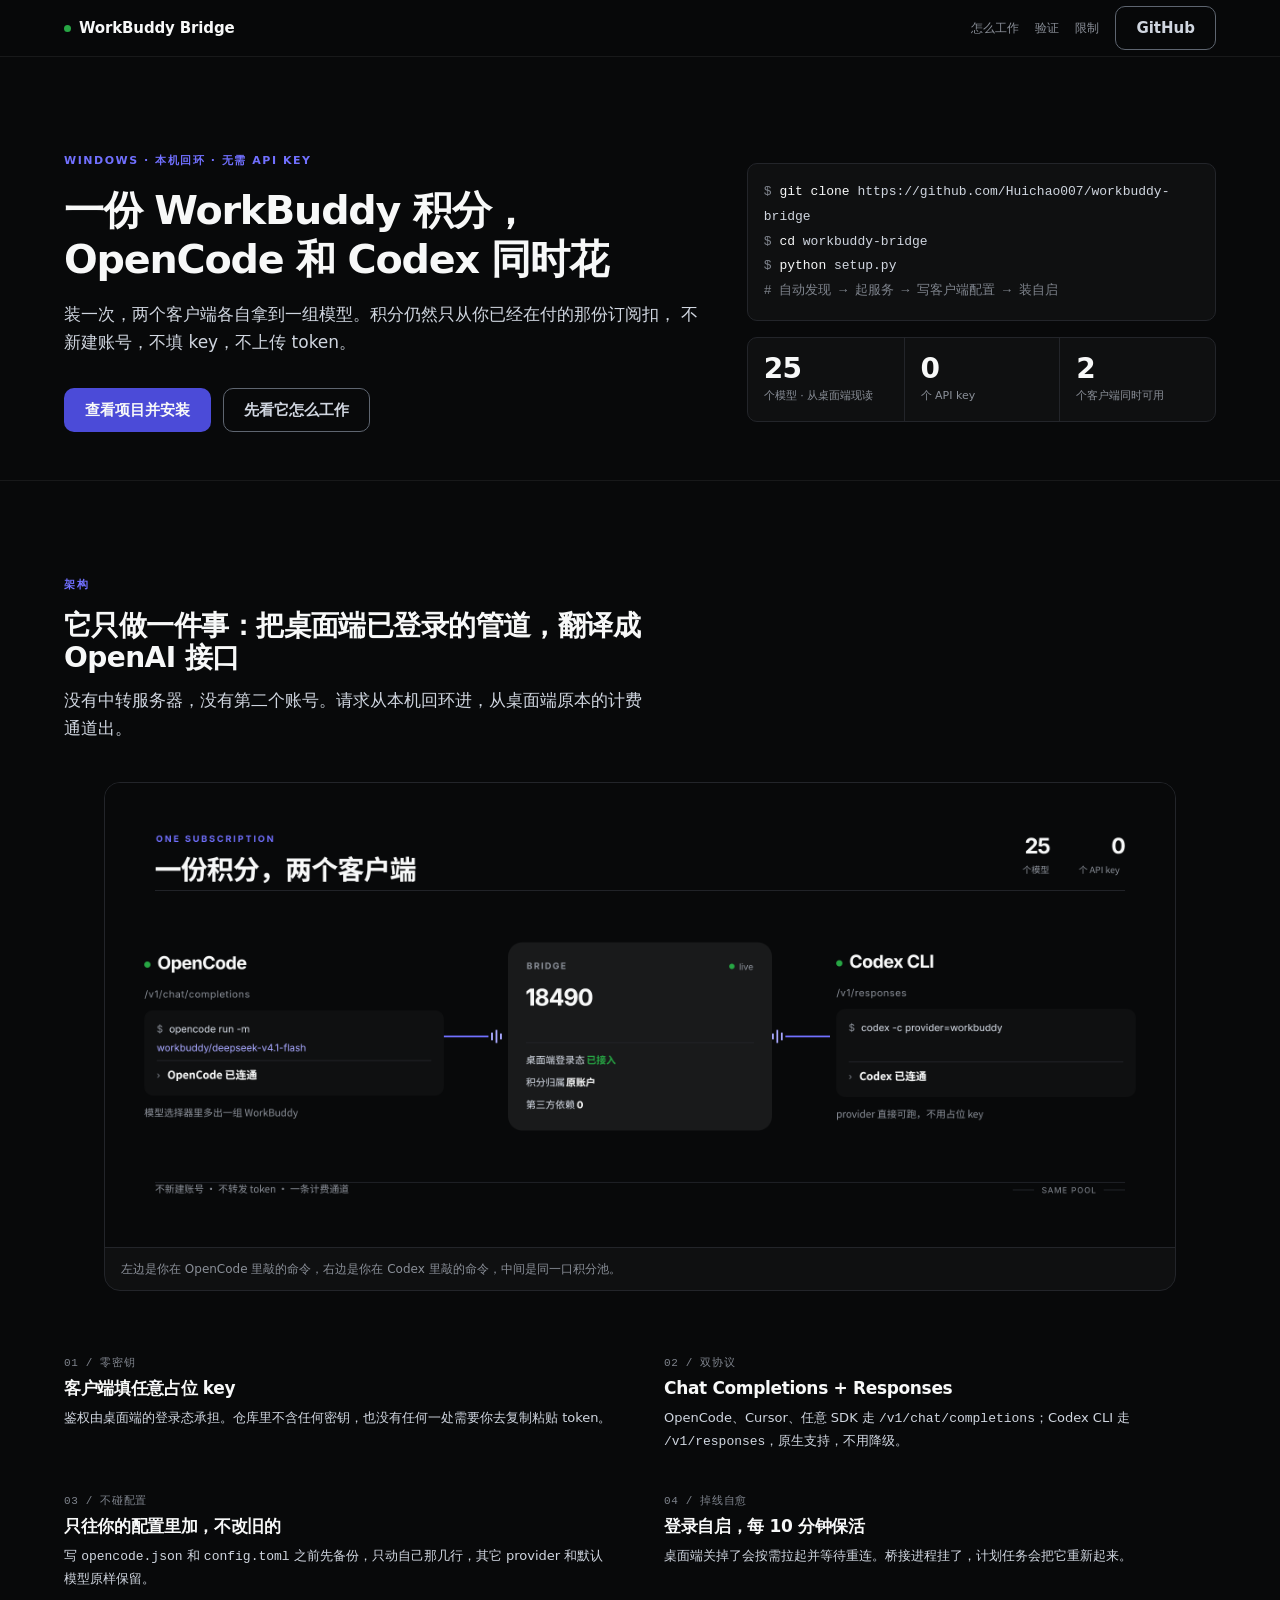
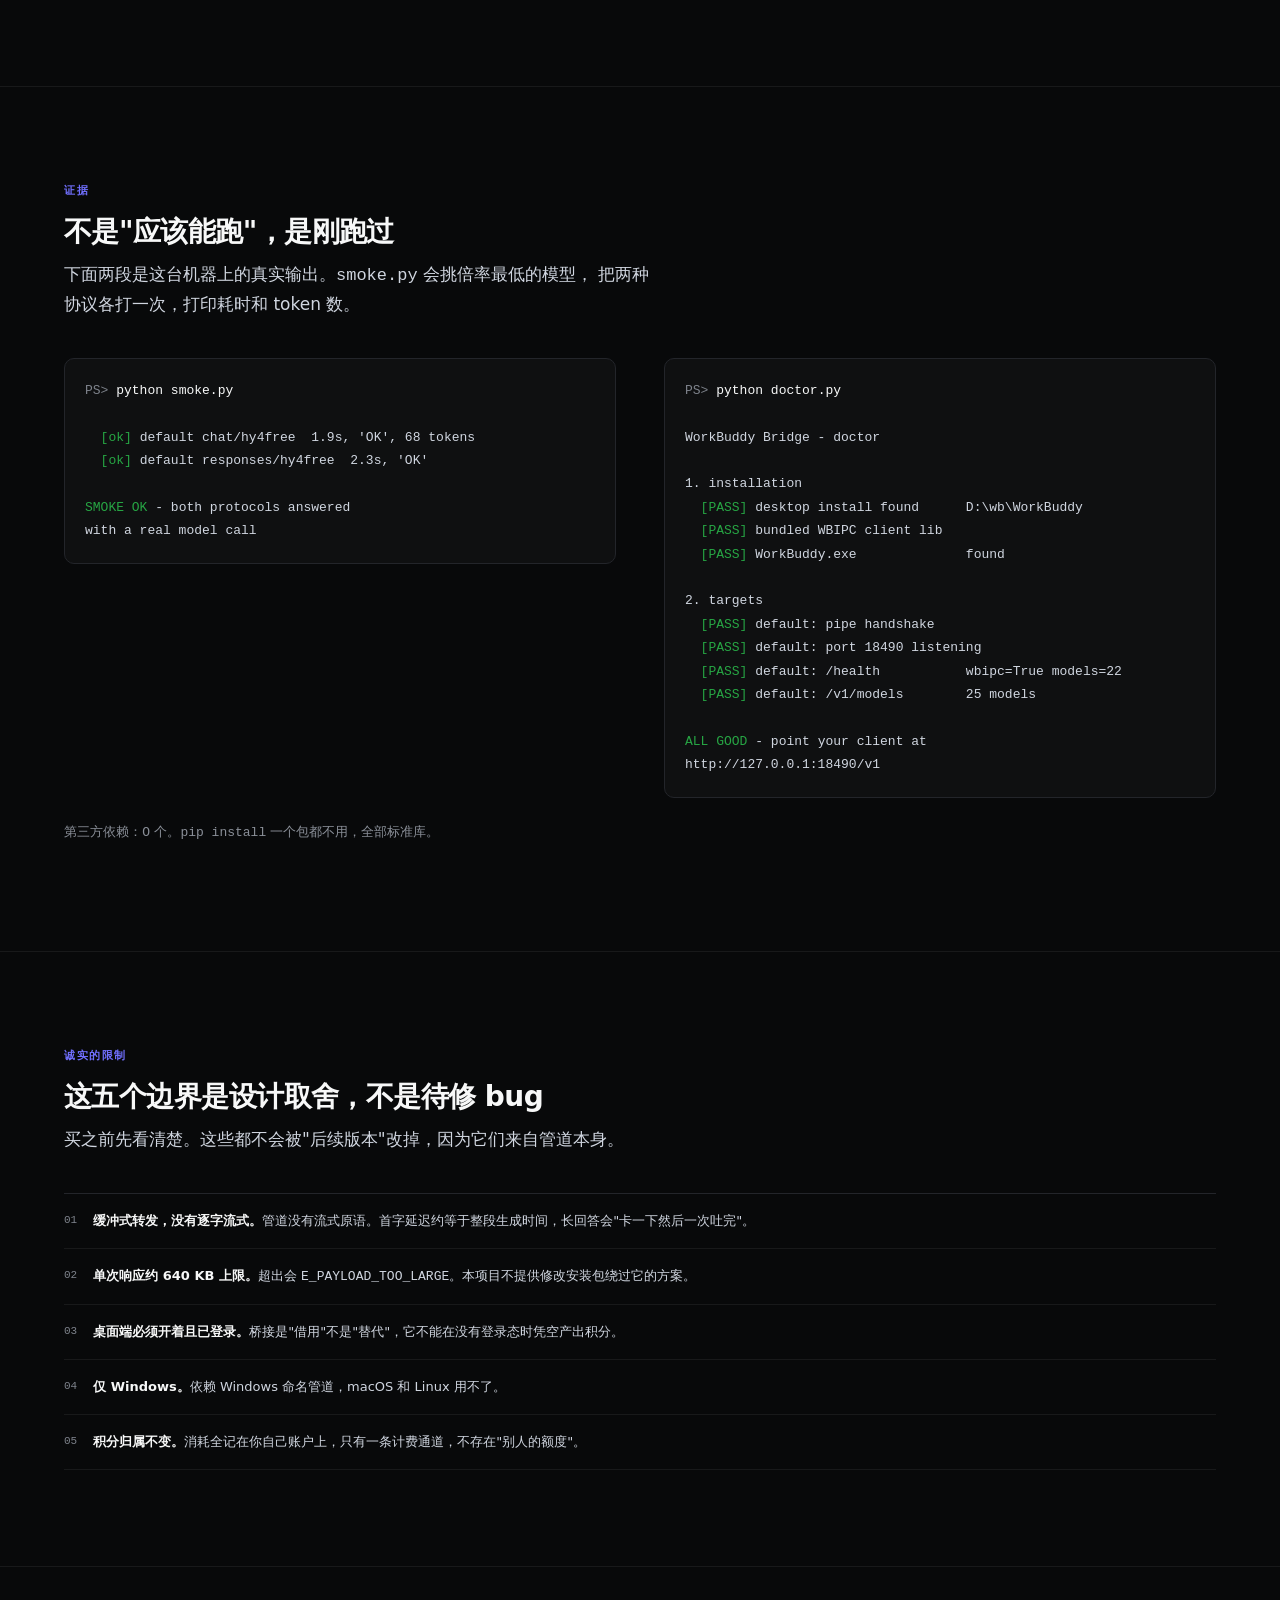
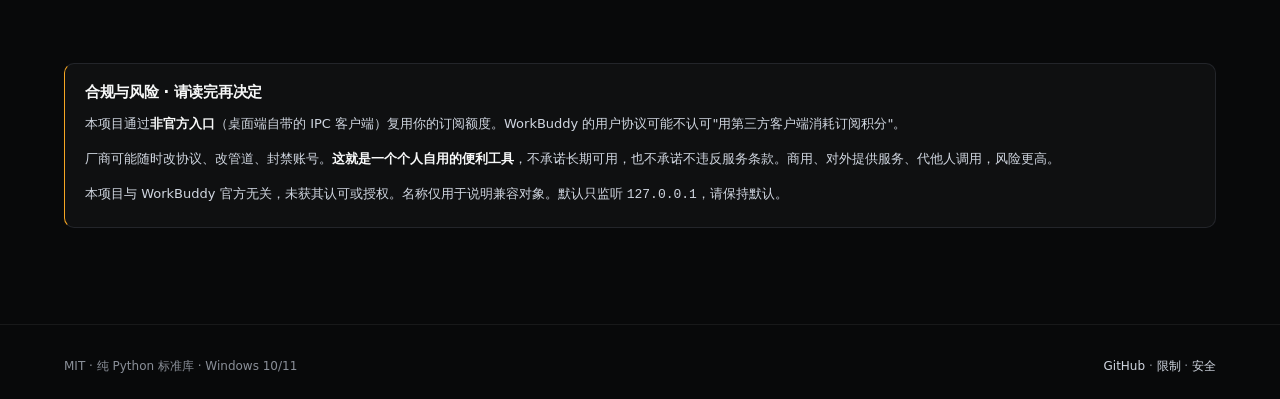
<file: docs/index.html>
<!doctype html>
<html lang="zh-CN">
  <head>
    <meta charset="utf-8" />
    <meta name="viewport" content="width=device-width, initial-scale=1" />
    <title>WorkBuddy Bridge：一份积分，OpenCode 和 Codex 同时用</title>
    <meta
      name="description"
      content="装一次，OpenCode 和 Codex CLI 就能直接用 WorkBuddy 的模型和积分。不需要 API key，只走本机回环。"
    />
    <meta
      property="og:title"
      content="WorkBuddy Bridge：一份积分，两个客户端"
    />
    <meta
      property="og:description"
      content="装一次，OpenCode 和 Codex CLI 就能直接用 WorkBuddy 的模型和积分。不需要 API key。"
    />
    <meta property="og:type" content="website" />
    <style>
      /* ── 设计 token：来自 design/handoff/tokens/tokens.css，唯一来源 ── */
      :root {
        --color-bg: #08090a;
        --color-surface: #0f1011;
        --color-surface-2: #191a1b;
        --color-surface-3: #28282c;
        --color-line: #23252a;
        --color-line-soft: #18191a;
        --color-text-1: #f7f8f8;
        --color-text-2: #d0d6e0;
        --color-text-3: #8a8f98;
        --color-text-4: #7e838c;
        --color-brand: #7170ff;
        --color-brand-soft: #5e6ad2;
        --color-brand-deep: #4b4bd8;
        --color-brand-deep-2: #3f3fbe;
        --color-brand-dim: #16172b;
        --color-brand-ink: #a8a8ff;
        --color-border-strong: #5e6570;
        --color-ok: #27a644;
        --color-warn: #f5a623;
        --color-on-solid: #08090a;
        --spacing-s1: 4px;
        --spacing-s2: 8px;
        --spacing-s3: 12px;
        --spacing-s4: 16px;
        --spacing-s5: 20px;
        --spacing-s6: 24px;
        --spacing-s7: 32px;
        --spacing-s8: 40px;
        --spacing-s9: 48px;
        --spacing-s10: 64px;
        --spacing-s11: 96px;
        --spacing-s12: 128px;
        --radius-sm: 5px;
        --radius-md: 10px;
        --radius-lg: 16px;
        --radius-full: 999px;
        --text-fs1: 11px;
        --text-fs2: 12px;
        --text-fs3: 13px;
        --text-fs4: 15px;
        --text-fs5: 17px;
        --text-fs6: 22px;
        --text-fs7: 28px;
        --text-fs8: 40px;
        --text-fs9: 56px;
        /* 页面层 token：与 design/handoff/tokens/tokens.css 同步 */
        --leading-display: 1.05;
        --leading-title: 1.15;
        --leading-body: 1.5;
        --leading-prose: 1.7;
        --layout-container: 1200px;
        --layout-nav-h: 56px;
        --layout-tap: 44px;
        --layout-hairline: 1px;
        --layout-dot: 7px;
        --layout-icon-sm: 6px;
        --size-h1-min: 25px;
        --size-h1-max: 44px;
        --size-h2-min: 21px;
        --size-h2-max: 28px;
        --size-nav-btn: 13px;
        --motion-fast: 160ms;
        --font-sans:
          "Inter", "Noto Sans SC", "Microsoft YaHei", system-ui, -apple-system,
          sans-serif;
        --font-mono:
          "JetBrains Mono", "SFMono-Regular", ui-monospace, Consolas, monospace;
      }
      *,
      *::before,
      *::after {
        box-sizing: border-box;
      }
      html {
        -webkit-text-size-adjust: 100%;
      }
      body {
        margin: 0;
        background: var(--color-bg);
        color: var(--color-text-1);
        font-family: var(--font-sans);
        font-size: var(--text-fs4);
        line-height: 1.5;
        -webkit-font-smoothing: antialiased;
        text-rendering: optimizeLegibility;
      }
      @media (prefers-reduced-motion: no-preference) {
        html {
          scroll-behavior: smooth;
        }
      }
      a {
        color: inherit;
        text-decoration: none;
      }
      .wrap {
        width: 100%;
        max-width: var(--layout-container);
        margin: 0 auto;
        padding: 0 var(--spacing-s6);
      }
      .eyebrow {
        font-size: var(--text-fs1);
        font-weight: 700;
        letter-spacing: 0.14em;
        text-transform: uppercase;
        color: var(--color-brand);
        margin: 0 0 var(--spacing-s4);
      }
      h1,
      h2,
      h3 {
        margin: 0;
        letter-spacing: -0.02em;
        line-height: 1.15;
      }
      h1 {
        font-size: clamp(var(--size-h1-min), 3.1vw, var(--size-h1-max));
        font-weight: 700;
        letter-spacing: -0.03em;
        line-height: 1.24;
      }
      h2 {
        font-size: clamp(var(--size-h2-min), 2.6vw, var(--size-h2-max));
        font-weight: 700;
      }
      .lede {
        color: var(--color-text-2);
        font-size: var(--text-fs5);
        line-height: 1.65;
        margin: var(--spacing-s4) 0 0;
        max-width: 60ch;
      }

      /* ── nav ── */
      .nav {
        position: sticky;
        top: 0;
        z-index: 20;
        backdrop-filter: blur(var(--spacing-s3));
        background: color-mix(in srgb, var(--color-bg) 82%, transparent);
        border-bottom: 1px solid var(--color-line-soft);
      }
      .nav .wrap {
        display: flex;
        align-items: center;
        justify-content: space-between;
        height: var(--layout-nav-h);
      }
      .brand {
        display: flex;
        align-items: center;
        gap: var(--spacing-s2);
        font-weight: 700;
        letter-spacing: -0.01em;
      }
      .dot {
        width: var(--layout-dot);
        height: var(--layout-dot);
        border-radius: var(--radius-full);
        background: var(--color-ok);
        flex: none;
      }
      .nav-right {
        display: flex;
        align-items: center;
        gap: var(--spacing-s4);
      }
      .nav-link {
        color: var(--color-text-3);
        font-size: var(--text-fs2);
        transition: color var(--motion-fast);
      }
      .nav-link:hover,
      .nav-link:focus-visible {
        color: var(--color-text-1);
      }
      /* 基础层（手机）隐藏次级导航，宽屏再显示 */
      .nav-link {
        display: none;
      }
      @media (min-width: 640px) {
        .nav-link {
          display: inline;
        }
      }

      /* ── hero ── */
      .hero {
        padding: var(--spacing-s8) 0 var(--spacing-s7);
        border-bottom: 1px solid var(--color-line-soft);
      }
      .hero-grid {
        display: grid;
        grid-template-columns: 1fr;
        gap: var(--spacing-s7);
        align-items: center;
      }
      .hero-grid > * {
        min-width: 0;
      }
      @media (min-width: 900px) {
        .hero-grid {
          grid-template-columns: 1.15fr 0.85fr;
          gap: var(--spacing-s9);
        }
        .hero {
          padding: var(--spacing-s11) 0 var(--spacing-s9);
        }
      }

      /* 唯一实心按钮 */
      .btn {
        display: inline-flex;
        align-items: center;
        justify-content: center;
        gap: var(--spacing-s2);
        height: var(--layout-tap);
        padding: 0 var(--spacing-s5);
        border-radius: var(--radius-md);
        font-size: var(--text-fs4);
        font-weight: 600;
        border: var(--layout-hairline) solid transparent;
        background: var(--color-brand-deep);
        color: var(--color-on-brand);
        transition:
          background var(--motion-fast),
          transform var(--motion-fast);
      }
      .btn:hover {
        background: var(--color-brand-deep-2);
      }
      .btn:active {
        transform: translateY(var(--layout-hairline));
      }
      .btn:focus-visible {
        outline: var(--layout-hairline) solid var(--color-brand-ink);
        outline-offset: var(--layout-icon-sm);
      }
      .btn-ghost {
        background: transparent;
        color: var(--color-text-2);
        border-color: var(--color-border-strong);
      }
      .btn-ghost:hover {
        background: var(--color-surface-2);
        color: var(--color-text-1);
      }
      @media (prefers-reduced-motion: reduce) {
        .btn,
        .nav-link {
          transition: none;
        }
        .btn:active {
          transform: none;
        }
        html {
          scroll-behavior: auto;
        }
      }
      .btn-sm {
        height: calc(var(--layout-tap) - var(--spacing-s2));
        padding: 0 var(--spacing-s3);
        font-size: var(--size-nav-btn);
      }
      .proof-note {
        margin-top: var(--spacing-s6);
        font-size: var(--text-fs3);
        color: var(--color-text-3);
      }
      .cta-row {
        display: flex;
        flex-wrap: wrap;
        gap: var(--spacing-s3);
        margin-top: var(--spacing-s7);
      }

      /* 命令行卡 */
      .cmd {
        background: var(--color-surface);
        border: 1px solid var(--color-line);
        border-radius: var(--radius-md);
        padding: var(--spacing-s4) var(--spacing-s4);
        font-family: var(--font-mono);
        font-size: var(--text-fs3);
        line-height: 1.9;
        color: var(--color-text-2);
        overflow-x: auto;
        min-width: 0;
      }
      .cmd .p {
        color: var(--color-text-4);
        user-select: none;
      }
      .cmd b {
        color: var(--color-text-1);
        font-weight: 500;
      }
      .cmd .c {
        color: var(--color-text-4);
      }

      /* 数字条 */
      .stats {
        display: grid;
        grid-template-columns: 1fr;
        border: 1px solid var(--color-line);
        border-radius: var(--radius-md);
        background: var(--color-surface);
        overflow: hidden;
      }
      .stat {
        padding: var(--spacing-s4) var(--spacing-s4);
        border-top: 1px solid var(--color-line);
      }
      .stat:first-child {
        border-top: 0;
      }
      .stat .n {
        font-size: var(--text-fs7);
        font-weight: 700;
        letter-spacing: -0.03em;
        font-variant-numeric: tabular-nums;
        line-height: 1.1;
      }
      .stat .l {
        font-size: var(--text-fs1);
        color: var(--color-text-3);
        margin-top: var(--spacing-s1);
      }
      @media (min-width: 560px) {
        .stats {
          grid-template-columns: repeat(3, 1fr);
        }
        .stat {
          border-top: 0;
          border-left: 1px solid var(--color-line);
        }
        .stat:first-child {
          border-left: 0;
        }
      }

      /* ── section ── */
      section {
        padding: var(--spacing-s8) 0;
      }
      @media (min-width: 900px) {
        section {
          padding: var(--spacing-s11) 0;
        }
      }
      .sec-head {
        max-width: 62ch;
        margin-bottom: var(--spacing-s8);
      }
      .sec-head .lede {
        margin-top: var(--spacing-s3);
      }

      /* 主图 */
      .figure {
        border: 1px solid var(--color-line);
        border-radius: var(--radius-lg);
        overflow: hidden;
        background: var(--color-surface);
      }
      .figure img {
        display: block;
        width: 100%;
        max-width: 100%;
        height: auto;
        max-height: 60vh;
        object-fit: contain;
      }
      .figure figcaption {
        padding: var(--spacing-s3) var(--spacing-s4);
        border-top: 1px solid var(--color-line);
        font-size: var(--text-fs2);
        color: var(--color-text-3);
      }

      /* 两栏文字块（不是三卡片） */
      .pairs {
        display: grid;
        grid-template-columns: 1fr;
        gap: var(--spacing-s6);
      }
      .pairs > * {
        min-width: 0;
      }
      @media (min-width: 760px) {
        .pairs {
          grid-template-columns: repeat(2, 1fr);
          gap: var(--spacing-s8) var(--spacing-s9);
        }
      }
      .pair h3 {
        font-size: var(--text-fs5);
        font-weight: 700;
        margin-bottom: var(--spacing-s2);
      }
      .pair p {
        margin: 0;
        color: var(--color-text-2);
        font-size: var(--text-fs3);
        line-height: 1.7;
      }
      .pair .k {
        display: block;
        font-family: var(--font-mono);
        font-size: var(--text-fs1);
        color: var(--color-text-4);
        letter-spacing: 0.06em;
        margin-bottom: var(--spacing-s2);
      }

      /* 证据：实测输出 */
      .proof {
        background: var(--color-surface);
        border: 1px solid var(--color-line);
        border-radius: var(--radius-md);
        padding: var(--spacing-s5);
        overflow-x: auto;
        font-family: var(--font-mono);
        font-size: var(--text-fs3);
        line-height: 1.8;
        color: var(--color-text-2);
        white-space: pre;
        margin: 0;
        align-self: start;
      }
      .proof .ok {
        color: var(--color-ok);
      }
      .proof .dim {
        color: var(--color-text-4);
      }
      .proof .hi {
        color: var(--color-text-1);
      }

      /* 限制 */
      .limits {
        margin: 0;
        padding: 0;
        list-style: none;
        border-top: 1px solid var(--color-line);
      }
      .limits li {
        display: grid;
        grid-template-columns: auto 1fr;
        gap: var(--spacing-s4);
        padding: var(--spacing-s4) 0;
        border-bottom: 1px solid var(--color-line-soft);
        font-size: var(--text-fs3);
        color: var(--color-text-2);
        line-height: 1.7;
      }
      .limits .idx {
        font-family: var(--font-mono);
        font-size: var(--text-fs1);
        color: var(--color-text-4);
        padding-top: var(--layout-hairline);
        font-variant-numeric: tabular-nums;
      }
      .limits strong {
        color: var(--color-text-1);
        font-weight: 600;
      }

      /* 风险声明 */
      .risk {
        border: 1px solid var(--color-line);
        border-left: var(--layout-hairline) solid var(--color-warn);
        border-radius: var(--radius-md);
        background: var(--color-surface);
        padding: var(--spacing-s5);
      }
      .risk h3 {
        font-size: var(--text-fs4);
        font-weight: 700;
        margin-bottom: var(--spacing-s3);
      }
      .risk p {
        margin: 0 0 var(--spacing-s3);
        font-size: var(--text-fs3);
        color: var(--color-text-2);
        line-height: 1.75;
      }
      .risk p:last-child {
        margin-bottom: 0;
      }
      .risk strong {
        color: var(--color-text-1);
      }

      footer {
        border-top: 1px solid var(--color-line-soft);
        padding: var(--spacing-s7) 0;
        color: var(--color-text-3);
        font-size: var(--text-fs2);
      }
      footer .wrap {
        display: flex;
        flex-wrap: wrap;
        gap: var(--spacing-s3) var(--spacing-s5);
        justify-content: space-between;
        align-items: center;
      }
      footer a {
        color: var(--color-text-2);
      }
      footer a:hover {
        color: var(--color-text-1);
      }
      :focus-visible {
        outline: var(--layout-hairline) solid var(--color-brand-ink);
        outline-offset: var(--layout-icon-sm);
      }
    </style>
  </head>
  <body>
    <nav class="nav">
      <div class="wrap">
        <span class="brand"
          ><span class="dot" aria-hidden="true"></span>WorkBuddy Bridge</span
        >
        <div class="nav-right">
          <a class="nav-link" href="#how">怎么工作</a>
          <a class="nav-link" href="#proof">验证</a>
          <a class="nav-link" href="#limits">限制</a>
          <a
            class="btn-ghost btn"
            href="https://github.com/Huichao007/workbuddy-bridge"
            class="btn btn-sm"
            >GitHub</a
          >
        </div>
      </div>
    </nav>

    <header class="hero">
      <div class="wrap hero-grid">
        <div>
          <p class="eyebrow">Windows · 本机回环 · 无需 API key</p>
          <h1>一份 WorkBuddy 积分，<br />OpenCode 和 Codex 同时花</h1>
          <p class="lede">
            装一次，两个客户端各自拿到一组模型。积分仍然只从你已经在付的那份订阅扣，
            不新建账号，不填 key，不上传 token。
          </p>
          <div class="cta-row">
            <a class="btn" href="https://github.com/Huichao007/workbuddy-bridge"
              >查看项目并安装</a
            >
            <a class="btn btn-ghost" href="#how">先看它怎么工作</a>
          </div>
        </div>

        <div>
          <div class="cmd" role="group" aria-label="安装命令">
            <span class="p">$ </span
            ><b>git clone</b>
            https://github.com/Huichao007/workbuddy-bridge<br />
            <span class="p">$ </span><b>cd</b> workbuddy-bridge<br />
            <span class="p">$ </span><b>python</b> setup.py<br />
            <span class="c"># 自动发现 → 起服务 → 写客户端配置 → 装自启</span>
          </div>
          <div class="stats" style="margin-top: var(--spacing-s4)">
            <div class="stat">
              <div class="n" id="modelCount">25</div>
              <div class="l">个模型 · 从桌面端现读</div>
            </div>
            <div class="stat">
              <div class="n">0</div>
              <div class="l">个 API key</div>
            </div>
            <div class="stat">
              <div class="n">2</div>
              <div class="l">个客户端同时可用</div>
            </div>
          </div>
        </div>
      </div>
    </header>

    <section id="how">
      <div class="wrap">
        <div class="sec-head">
          <p class="eyebrow">架构</p>
          <h2>它只做一件事：把桌面端已登录的管道，翻译成 OpenAI 接口</h2>
          <p class="lede">
            没有中转服务器，没有第二个账号。请求从本机回环进，从桌面端原本的计费通道出。
          </p>
        </div>

        <figure class="figure">
          <img
            src="assets/hero-diagram.png"
            alt="一张图：同一份 WorkBuddy 积分池经本机回环桥接（127.0.0.1:18490），同时供 OpenCode（chat/completions）和 Codex CLI（responses）使用，两边都能跑通。"
            width="1600"
            height="693"
            loading="lazy"
            decoding="async"
          />
          <figcaption>
            左边是你在 OpenCode 里敲的命令，右边是你在 Codex
            里敲的命令，中间是同一口积分池。
          </figcaption>
        </figure>

        <div class="pairs" style="margin-top: var(--spacing-s10)">
          <div class="pair">
            <span class="k">01 / 零密钥</span>
            <h3>客户端填任意占位 key</h3>
            <p>
              鉴权由桌面端的登录态承担。仓库里不含任何密钥，也没有任何一处需要你去复制粘贴
              token。
            </p>
          </div>
          <div class="pair">
            <span class="k">02 / 双协议</span>
            <h3>Chat Completions + Responses</h3>
            <p>
              OpenCode、Cursor、任意 SDK 走
              <code>/v1/chat/completions</code>；Codex CLI 走
              <code>/v1/responses</code>，原生支持，不用降级。
            </p>
          </div>
          <div class="pair">
            <span class="k">03 / 不碰配置</span>
            <h3>只往你的配置里加，不改旧的</h3>
            <p>
              写 <code>opencode.json</code> 和
              <code>config.toml</code> 之前先备份，只动自己那几行，其它 provider
              和默认模型原样保留。
            </p>
          </div>
          <div class="pair">
            <span class="k">04 / 掉线自愈</span>
            <h3>登录自启，每 10 分钟保活</h3>
            <p>
              桌面端关掉了会按需拉起并等待重连。桥接进程挂了，计划任务会把它重新起来。
            </p>
          </div>
        </div>
      </div>
    </section>

    <section id="proof" style="border-top: 1px solid var(--color-line-soft)">
      <div class="wrap">
        <div class="sec-head">
          <p class="eyebrow">证据</p>
          <h2>不是"应该能跑"，是刚跑过</h2>
          <p class="lede">
            下面两段是这台机器上的真实输出。<code>smoke.py</code>
            会挑倍率最低的模型， 把两种协议各打一次，打印耗时和 token 数。
          </p>
        </div>

        <div class="pairs">
          <pre
            class="proof"
          ><span class="dim">PS&gt;</span> <span class="hi">python smoke.py</span>

  <span class="ok">[ok]</span> default chat/hy4free  1.9s, 'OK', 68 tokens
  <span class="ok">[ok]</span> default responses/hy4free  2.3s, 'OK'

<span class="ok">SMOKE OK</span> - both protocols answered
with a real model call</pre>

          <pre
            class="proof"
          ><span class="dim">PS&gt;</span> <span class="hi">python doctor.py</span>

WorkBuddy Bridge - doctor

1. installation
  <span class="ok">[PASS]</span> desktop install found      D:\wb\WorkBuddy
  <span class="ok">[PASS]</span> bundled WBIPC client lib
  <span class="ok">[PASS]</span> WorkBuddy.exe              found

2. targets
  <span class="ok">[PASS]</span> default: pipe handshake
  <span class="ok">[PASS]</span> default: port 18490 listening
  <span class="ok">[PASS]</span> default: /health           wbipc=True models=22
  <span class="ok">[PASS]</span> default: /v1/models        25 models

<span class="ok">ALL GOOD</span> - point your client at
http://127.0.0.1:18490/v1</pre>
        </div>

        <p class="proof-note">
          第三方依赖：0 个。<code>pip install</code> 一个包都不用，全部标准库。
        </p>
      </div>
    </section>

    <section id="limits" style="border-top: 1px solid var(--color-line-soft)">
      <div class="wrap">
        <div class="sec-head">
          <p class="eyebrow">诚实的限制</p>
          <h2>这五个边界是设计取舍，不是待修 bug</h2>
          <p class="lede">
            买之前先看清楚。这些都不会被"后续版本"改掉，因为它们来自管道本身。
          </p>
        </div>

        <ul class="limits">
          <li>
            <span class="idx">01</span
            ><span
              ><strong>缓冲式转发，没有逐字流式。</strong
              >管道没有流式原语。首字延迟约等于整段生成时间，长回答会"卡一下然后一次吐完"。</span
            >
          </li>
          <li>
            <span class="idx">02</span
            ><span
              ><strong>单次响应约 640 KB 上限。</strong>超出会
              <code>E_PAYLOAD_TOO_LARGE</code
              >。本项目不提供修改安装包绕过它的方案。</span
            >
          </li>
          <li>
            <span class="idx">03</span
            ><span
              ><strong>桌面端必须开着且已登录。</strong
              >桥接是"借用"不是"替代"，它不能在没有登录态时凭空产出积分。</span
            >
          </li>
          <li>
            <span class="idx">04</span
            ><span
              ><strong>仅 Windows。</strong>依赖 Windows 命名管道，macOS 和
              Linux 用不了。</span
            >
          </li>
          <li>
            <span class="idx">05</span
            ><span
              ><strong>积分归属不变。</strong
              >消耗全记在你自己账户上，只有一条计费通道，不存在"别人的额度"。</span
            >
          </li>
        </ul>
      </div>
    </section>

    <section style="border-top: 1px solid var(--color-line-soft)">
      <div class="wrap">
        <div class="risk">
          <h3>合规与风险 · 请读完再决定</h3>
          <p>
            本项目通过<strong>非官方入口</strong>（桌面端自带的 IPC
            客户端）复用你的订阅额度。WorkBuddy
            的用户协议可能不认可"用第三方客户端消耗订阅积分"。
          </p>
          <p>
            厂商可能随时改协议、改管道、封禁账号。<strong>这就是一个个人自用的便利工具</strong>，不承诺长期可用，也不承诺不违反服务条款。商用、对外提供服务、代他人调用，风险更高。
          </p>
          <p>
            本项目与 WorkBuddy
            官方无关，未获其认可或授权。名称仅用于说明兼容对象。默认只监听
            <code>127.0.0.1</code>，请保持默认。
          </p>
        </div>
      </div>
    </section>

    <footer>
      <div class="wrap">
        <span>MIT · 纯 Python 标准库 · Windows 10/11</span>
        <span>
          <a href="https://github.com/Huichao007/workbuddy-bridge">GitHub</a> ·
          <a
            href="https://github.com/Huichao007/workbuddy-bridge/blob/main/docs/LIMITATIONS.md"
            >限制</a
          >
          ·
          <a
            href="https://github.com/Huichao007/workbuddy-bridge/blob/main/SECURITY.md"
            >安全</a
          >
        </span>
      </div>
    </footer>

    <script>
      // 模型数来自本机桥接现读；读不到就保留设计稿里的数字，不撒谎。
      fetch("http://127.0.0.1:18490/v1/models", { cache: "no-store" })
        .then(function (r) {
          return r.ok ? r.json() : null;
        })
        .then(function (d) {
          var el = document.getElementById("modelCount");
          if (el && d && d.data && d.data.length)
            el.textContent = String(d.data.length);
        })
        .catch(function () {
          /* 没装桥接时保持静态值 */
        });
    </script>
  </body>
</html>
</file>
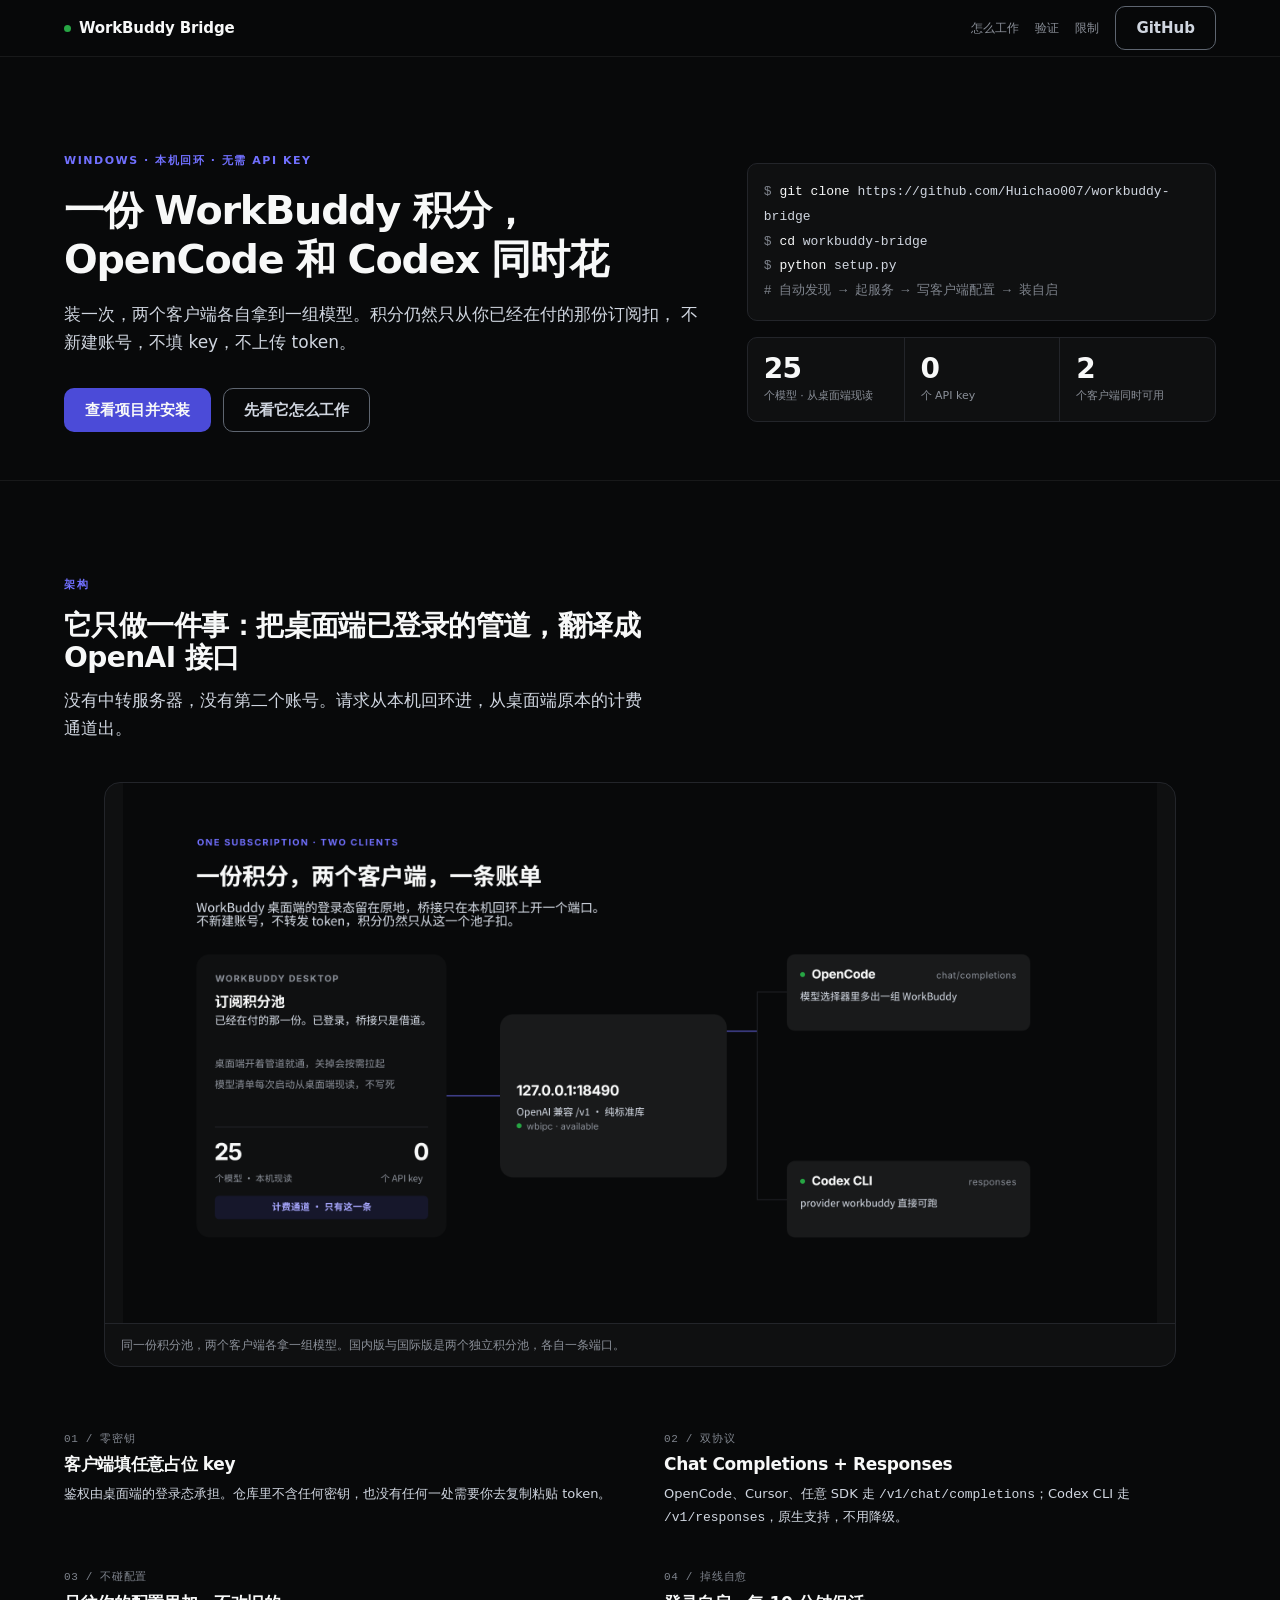
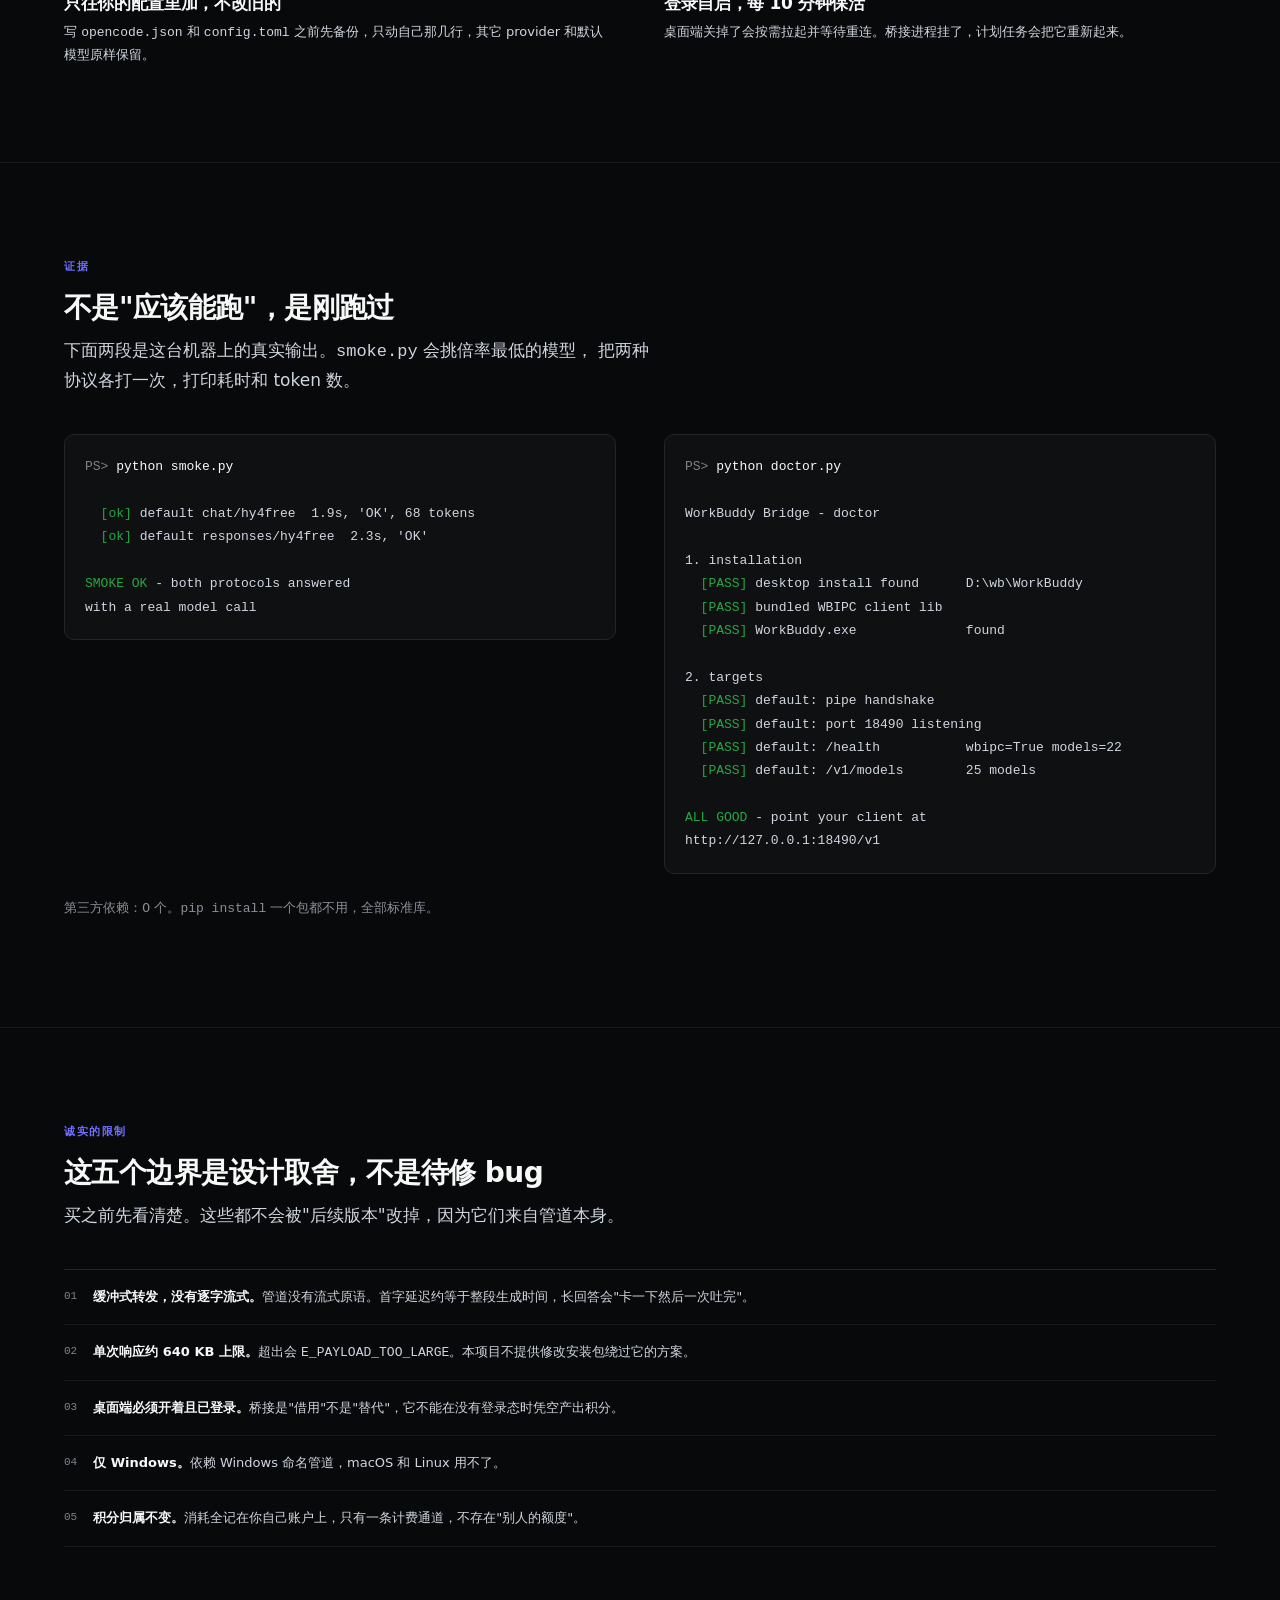
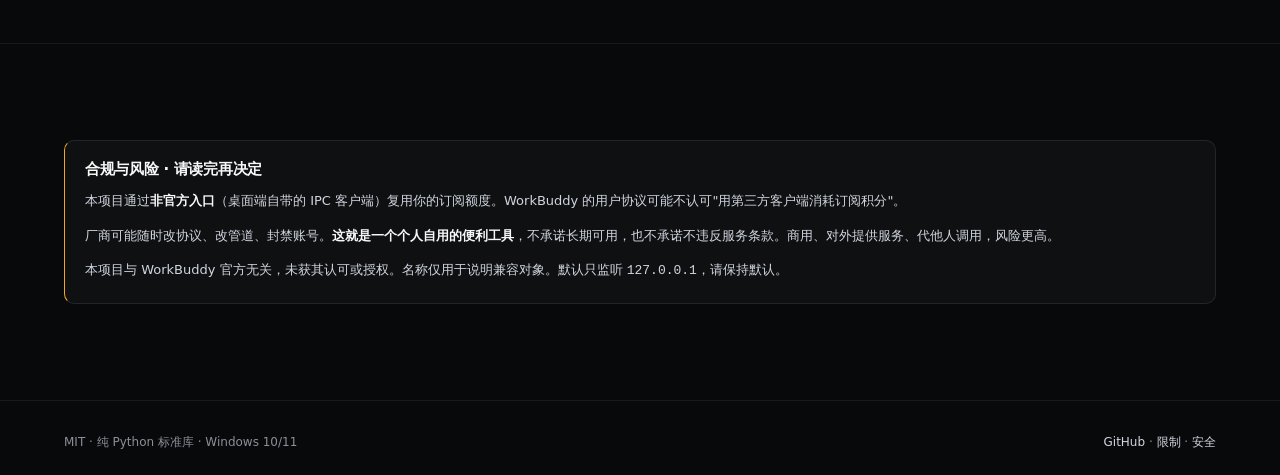
<file: docs/site/index.html>
<!doctype html>
<html lang="zh-CN">
  <head>
    <meta charset="utf-8" />
    <meta name="viewport" content="width=device-width, initial-scale=1" />
    <title>WorkBuddy Bridge：一份积分，OpenCode 和 Codex 同时用</title>
    <meta
      name="description"
      content="装一次，OpenCode 和 Codex CLI 就能直接用 WorkBuddy 的模型和积分。不需要 API key，只走本机回环。"
    />
    <meta
      property="og:title"
      content="WorkBuddy Bridge：一份积分，两个客户端"
    />
    <meta
      property="og:description"
      content="装一次，OpenCode 和 Codex CLI 就能直接用 WorkBuddy 的模型和积分。不需要 API key。"
    />
    <meta property="og:type" content="website" />
    <style>
      /* ── 设计 token：来自 design/handoff/tokens/tokens.css，唯一来源 ── */
      :root {
        --color-bg: #08090a;
        --color-surface: #0f1011;
        --color-surface-2: #191a1b;
        --color-surface-3: #28282c;
        --color-line: #23252a;
        --color-line-soft: #18191a;
        --color-text-1: #f7f8f8;
        --color-text-2: #d0d6e0;
        --color-text-3: #8a8f98;
        --color-text-4: #7e838c;
        --color-brand: #7170ff;
        --color-brand-soft: #5e6ad2;
        --color-brand-deep: #4b4bd8;
        --color-brand-deep-2: #3f3fbe;
        --color-brand-dim: #16172b;
        --color-brand-ink: #a8a8ff;
        --color-border-strong: #5e6570;
        --color-ok: #27a644;
        --color-warn: #f5a623;
        --color-on-solid: #08090a;
        --spacing-s1: 4px;
        --spacing-s2: 8px;
        --spacing-s3: 12px;
        --spacing-s4: 16px;
        --spacing-s5: 20px;
        --spacing-s6: 24px;
        --spacing-s7: 32px;
        --spacing-s8: 40px;
        --spacing-s9: 48px;
        --spacing-s10: 64px;
        --spacing-s11: 96px;
        --spacing-s12: 128px;
        --radius-sm: 5px;
        --radius-md: 10px;
        --radius-lg: 16px;
        --radius-full: 999px;
        --text-fs1: 11px;
        --text-fs2: 12px;
        --text-fs3: 13px;
        --text-fs4: 15px;
        --text-fs5: 17px;
        --text-fs6: 22px;
        --text-fs7: 28px;
        --text-fs8: 40px;
        --text-fs9: 56px;
        /* 页面层 token：与 design/handoff/tokens/tokens.css 同步 */
        --leading-display: 1.05;
        --leading-title: 1.15;
        --leading-body: 1.5;
        --leading-prose: 1.7;
        --layout-container: 1200px;
        --layout-nav-h: 56px;
        --layout-tap: 44px;
        --layout-hairline: 1px;
        --layout-dot: 7px;
        --layout-icon-sm: 6px;
        --size-h1-min: 25px;
        --size-h1-max: 44px;
        --size-h2-min: 21px;
        --size-h2-max: 28px;
        --size-nav-btn: 13px;
        --motion-fast: 160ms;
        --font-sans:
          "Inter", "Noto Sans SC", "Microsoft YaHei", system-ui, -apple-system,
          sans-serif;
        --font-mono:
          "JetBrains Mono", "SFMono-Regular", ui-monospace, Consolas, monospace;
      }
      *,
      *::before,
      *::after {
        box-sizing: border-box;
      }
      html {
        -webkit-text-size-adjust: 100%;
      }
      body {
        margin: 0;
        background: var(--color-bg);
        color: var(--color-text-1);
        font-family: var(--font-sans);
        font-size: var(--text-fs4);
        line-height: 1.5;
        -webkit-font-smoothing: antialiased;
        text-rendering: optimizeLegibility;
      }
      @media (prefers-reduced-motion: no-preference) {
        html {
          scroll-behavior: smooth;
        }
      }
      a {
        color: inherit;
        text-decoration: none;
      }
      .wrap {
        width: 100%;
        max-width: var(--layout-container);
        margin: 0 auto;
        padding: 0 var(--spacing-s6);
      }
      .eyebrow {
        font-size: var(--text-fs1);
        font-weight: 700;
        letter-spacing: 0.14em;
        text-transform: uppercase;
        color: var(--color-brand);
        margin: 0 0 var(--spacing-s4);
      }
      h1,
      h2,
      h3 {
        margin: 0;
        letter-spacing: -0.02em;
        line-height: 1.15;
      }
      h1 {
        font-size: clamp(var(--size-h1-min), 3.1vw, var(--size-h1-max));
        font-weight: 700;
        letter-spacing: -0.03em;
        line-height: 1.24;
      }
      h2 {
        font-size: clamp(var(--size-h2-min), 2.6vw, var(--size-h2-max));
        font-weight: 700;
      }
      .lede {
        color: var(--color-text-2);
        font-size: var(--text-fs5);
        line-height: 1.65;
        margin: var(--spacing-s4) 0 0;
        max-width: 60ch;
      }

      /* ── nav ── */
      .nav {
        position: sticky;
        top: 0;
        z-index: 20;
        backdrop-filter: blur(var(--spacing-s3));
        background: color-mix(in srgb, var(--color-bg) 82%, transparent);
        border-bottom: 1px solid var(--color-line-soft);
      }
      .nav .wrap {
        display: flex;
        align-items: center;
        justify-content: space-between;
        height: var(--layout-nav-h);
      }
      .brand {
        display: flex;
        align-items: center;
        gap: var(--spacing-s2);
        font-weight: 700;
        letter-spacing: -0.01em;
      }
      .dot {
        width: var(--layout-dot);
        height: var(--layout-dot);
        border-radius: var(--radius-full);
        background: var(--color-ok);
        flex: none;
      }
      .nav-right {
        display: flex;
        align-items: center;
        gap: var(--spacing-s4);
      }
      .nav-link {
        color: var(--color-text-3);
        font-size: var(--text-fs2);
        transition: color var(--motion-fast);
      }
      .nav-link:hover,
      .nav-link:focus-visible {
        color: var(--color-text-1);
      }
      /* 基础层（手机）隐藏次级导航，宽屏再显示 */
      .nav-link {
        display: none;
      }
      @media (min-width: 640px) {
        .nav-link {
          display: inline;
        }
      }

      /* ── hero ── */
      .hero {
        padding: var(--spacing-s8) 0 var(--spacing-s7);
        border-bottom: 1px solid var(--color-line-soft);
      }
      .hero-grid {
        display: grid;
        grid-template-columns: 1fr;
        gap: var(--spacing-s7);
        align-items: center;
      }
      .hero-grid > * {
        min-width: 0;
      }
      @media (min-width: 900px) {
        .hero-grid {
          grid-template-columns: 1.15fr 0.85fr;
          gap: var(--spacing-s9);
        }
        .hero {
          padding: var(--spacing-s11) 0 var(--spacing-s9);
        }
      }

      /* 唯一实心按钮 */
      .btn {
        display: inline-flex;
        align-items: center;
        justify-content: center;
        gap: var(--spacing-s2);
        height: var(--layout-tap);
        padding: 0 var(--spacing-s5);
        border-radius: var(--radius-md);
        font-size: var(--text-fs4);
        font-weight: 600;
        border: var(--layout-hairline) solid transparent;
        background: var(--color-brand-deep);
        color: var(--color-on-brand);
        transition:
          background var(--motion-fast),
          transform var(--motion-fast);
      }
      .btn:hover {
        background: var(--color-brand-deep-2);
      }
      .btn:active {
        transform: translateY(var(--layout-hairline));
      }
      .btn:focus-visible {
        outline: var(--layout-hairline) solid var(--color-brand-ink);
        outline-offset: var(--layout-icon-sm);
      }
      .btn-ghost {
        background: transparent;
        color: var(--color-text-2);
        border-color: var(--color-border-strong);
      }
      .btn-ghost:hover {
        background: var(--color-surface-2);
        color: var(--color-text-1);
      }
      @media (prefers-reduced-motion: reduce) {
        .btn,
        .nav-link {
          transition: none;
        }
        .btn:active {
          transform: none;
        }
        html {
          scroll-behavior: auto;
        }
      }
      .btn-sm {
        height: calc(var(--layout-tap) - var(--spacing-s2));
        padding: 0 var(--spacing-s3);
        font-size: var(--size-nav-btn);
      }
      .proof-note {
        margin-top: var(--spacing-s6);
        font-size: var(--text-fs3);
        color: var(--color-text-3);
      }
      .cta-row {
        display: flex;
        flex-wrap: wrap;
        gap: var(--spacing-s3);
        margin-top: var(--spacing-s7);
      }

      /* 命令行卡 */
      .cmd {
        background: var(--color-surface);
        border: 1px solid var(--color-line);
        border-radius: var(--radius-md);
        padding: var(--spacing-s4) var(--spacing-s4);
        font-family: var(--font-mono);
        font-size: var(--text-fs3);
        line-height: 1.9;
        color: var(--color-text-2);
        overflow-x: auto;
        min-width: 0;
      }
      .cmd .p {
        color: var(--color-text-4);
        user-select: none;
      }
      .cmd b {
        color: var(--color-text-1);
        font-weight: 500;
      }
      .cmd .c {
        color: var(--color-text-4);
      }

      /* 数字条 */
      .stats {
        display: grid;
        grid-template-columns: 1fr;
        border: 1px solid var(--color-line);
        border-radius: var(--radius-md);
        background: var(--color-surface);
        overflow: hidden;
      }
      .stat {
        padding: var(--spacing-s4) var(--spacing-s4);
        border-top: 1px solid var(--color-line);
      }
      .stat:first-child {
        border-top: 0;
      }
      .stat .n {
        font-size: var(--text-fs7);
        font-weight: 700;
        letter-spacing: -0.03em;
        font-variant-numeric: tabular-nums;
        line-height: 1.1;
      }
      .stat .l {
        font-size: var(--text-fs1);
        color: var(--color-text-3);
        margin-top: var(--spacing-s1);
      }
      @media (min-width: 560px) {
        .stats {
          grid-template-columns: repeat(3, 1fr);
        }
        .stat {
          border-top: 0;
          border-left: 1px solid var(--color-line);
        }
        .stat:first-child {
          border-left: 0;
        }
      }

      /* ── section ── */
      section {
        padding: var(--spacing-s8) 0;
      }
      @media (min-width: 900px) {
        section {
          padding: var(--spacing-s11) 0;
        }
      }
      .sec-head {
        max-width: 62ch;
        margin-bottom: var(--spacing-s8);
      }
      .sec-head .lede {
        margin-top: var(--spacing-s3);
      }

      /* 主图 */
      .figure {
        border: 1px solid var(--color-line);
        border-radius: var(--radius-lg);
        overflow: hidden;
        background: var(--color-surface);
      }
      .figure img {
        display: block;
        width: 100%;
        max-width: 100%;
        height: auto;
        max-height: 60vh;
        object-fit: contain;
      }
      .figure figcaption {
        padding: var(--spacing-s3) var(--spacing-s4);
        border-top: 1px solid var(--color-line);
        font-size: var(--text-fs2);
        color: var(--color-text-3);
      }

      /* 两栏文字块（不是三卡片） */
      .pairs {
        display: grid;
        grid-template-columns: 1fr;
        gap: var(--spacing-s6);
      }
      .pairs > * {
        min-width: 0;
      }
      @media (min-width: 760px) {
        .pairs {
          grid-template-columns: repeat(2, 1fr);
          gap: var(--spacing-s8) var(--spacing-s9);
        }
      }
      .pair h3 {
        font-size: var(--text-fs5);
        font-weight: 700;
        margin-bottom: var(--spacing-s2);
      }
      .pair p {
        margin: 0;
        color: var(--color-text-2);
        font-size: var(--text-fs3);
        line-height: 1.7;
      }
      .pair .k {
        display: block;
        font-family: var(--font-mono);
        font-size: var(--text-fs1);
        color: var(--color-text-4);
        letter-spacing: 0.06em;
        margin-bottom: var(--spacing-s2);
      }

      /* 证据：实测输出 */
      .proof {
        background: var(--color-surface);
        border: 1px solid var(--color-line);
        border-radius: var(--radius-md);
        padding: var(--spacing-s5);
        overflow-x: auto;
        font-family: var(--font-mono);
        font-size: var(--text-fs3);
        line-height: 1.8;
        color: var(--color-text-2);
        white-space: pre;
        margin: 0;
        align-self: start;
      }
      .proof .ok {
        color: var(--color-ok);
      }
      .proof .dim {
        color: var(--color-text-4);
      }
      .proof .hi {
        color: var(--color-text-1);
      }

      /* 限制 */
      .limits {
        margin: 0;
        padding: 0;
        list-style: none;
        border-top: 1px solid var(--color-line);
      }
      .limits li {
        display: grid;
        grid-template-columns: auto 1fr;
        gap: var(--spacing-s4);
        padding: var(--spacing-s4) 0;
        border-bottom: 1px solid var(--color-line-soft);
        font-size: var(--text-fs3);
        color: var(--color-text-2);
        line-height: 1.7;
      }
      .limits .idx {
        font-family: var(--font-mono);
        font-size: var(--text-fs1);
        color: var(--color-text-4);
        padding-top: var(--layout-hairline);
        font-variant-numeric: tabular-nums;
      }
      .limits strong {
        color: var(--color-text-1);
        font-weight: 600;
      }

      /* 风险声明 */
      .risk {
        border: 1px solid var(--color-line);
        border-left: var(--layout-hairline) solid var(--color-warn);
        border-radius: var(--radius-md);
        background: var(--color-surface);
        padding: var(--spacing-s5);
      }
      .risk h3 {
        font-size: var(--text-fs4);
        font-weight: 700;
        margin-bottom: var(--spacing-s3);
      }
      .risk p {
        margin: 0 0 var(--spacing-s3);
        font-size: var(--text-fs3);
        color: var(--color-text-2);
        line-height: 1.75;
      }
      .risk p:last-child {
        margin-bottom: 0;
      }
      .risk strong {
        color: var(--color-text-1);
      }

      footer {
        border-top: 1px solid var(--color-line-soft);
        padding: var(--spacing-s7) 0;
        color: var(--color-text-3);
        font-size: var(--text-fs2);
      }
      footer .wrap {
        display: flex;
        flex-wrap: wrap;
        gap: var(--spacing-s3) var(--spacing-s5);
        justify-content: space-between;
        align-items: center;
      }
      footer a {
        color: var(--color-text-2);
      }
      footer a:hover {
        color: var(--color-text-1);
      }
      :focus-visible {
        outline: var(--layout-hairline) solid var(--color-brand-ink);
        outline-offset: var(--layout-icon-sm);
      }
    </style>
  </head>
  <body>
    <nav class="nav">
      <div class="wrap">
        <span class="brand"
          ><span class="dot" aria-hidden="true"></span>WorkBuddy Bridge</span
        >
        <div class="nav-right">
          <a class="nav-link" href="#how">怎么工作</a>
          <a class="nav-link" href="#proof">验证</a>
          <a class="nav-link" href="#limits">限制</a>
          <a
            class="btn-ghost btn"
            href="https://github.com/Huichao007/workbuddy-bridge"
            class="btn btn-sm"
            >GitHub</a
          >
        </div>
      </div>
    </nav>

    <header class="hero">
      <div class="wrap hero-grid">
        <div>
          <p class="eyebrow">Windows · 本机回环 · 无需 API key</p>
          <h1>一份 WorkBuddy 积分，<br />OpenCode 和 Codex 同时花</h1>
          <p class="lede">
            装一次，两个客户端各自拿到一组模型。积分仍然只从你已经在付的那份订阅扣，
            不新建账号，不填 key，不上传 token。
          </p>
          <div class="cta-row">
            <a class="btn" href="https://github.com/Huichao007/workbuddy-bridge"
              >查看项目并安装</a
            >
            <a class="btn btn-ghost" href="#how">先看它怎么工作</a>
          </div>
        </div>

        <div>
          <div class="cmd" role="group" aria-label="安装命令">
            <span class="p">$ </span
            ><b>git clone</b>
            https://github.com/Huichao007/workbuddy-bridge<br />
            <span class="p">$ </span><b>cd</b> workbuddy-bridge<br />
            <span class="p">$ </span><b>python</b> setup.py<br />
            <span class="c"># 自动发现 → 起服务 → 写客户端配置 → 装自启</span>
          </div>
          <div class="stats" style="margin-top: var(--spacing-s4)">
            <div class="stat">
              <div class="n" id="modelCount">25</div>
              <div class="l">个模型 · 从桌面端现读</div>
            </div>
            <div class="stat">
              <div class="n">0</div>
              <div class="l">个 API key</div>
            </div>
            <div class="stat">
              <div class="n">2</div>
              <div class="l">个客户端同时可用</div>
            </div>
          </div>
        </div>
      </div>
    </header>

    <section id="how">
      <div class="wrap">
        <div class="sec-head">
          <p class="eyebrow">架构</p>
          <h2>它只做一件事：把桌面端已登录的管道，翻译成 OpenAI 接口</h2>
          <p class="lede">
            没有中转服务器，没有第二个账号。请求从本机回环进，从桌面端原本的计费通道出。
          </p>
        </div>

        <figure class="figure">
          <img
            src="design/handoff/screens/02-architecture.png"
            alt="架构图：WorkBuddy 桌面端积分池经本机回环桥接（127.0.0.1:18490），分别供 OpenCode 与 Codex CLI 使用；国内版与国际版各占一个端口。"
            width="1240"
            height="648"
            loading="lazy"
            decoding="async"
          />
          <figcaption>
            同一份积分池，两个客户端各拿一组模型。国内版与国际版是两个独立积分池，各自一条端口。
          </figcaption>
        </figure>

        <div class="pairs" style="margin-top: var(--spacing-s10)">
          <div class="pair">
            <span class="k">01 / 零密钥</span>
            <h3>客户端填任意占位 key</h3>
            <p>
              鉴权由桌面端的登录态承担。仓库里不含任何密钥，也没有任何一处需要你去复制粘贴
              token。
            </p>
          </div>
          <div class="pair">
            <span class="k">02 / 双协议</span>
            <h3>Chat Completions + Responses</h3>
            <p>
              OpenCode、Cursor、任意 SDK 走
              <code>/v1/chat/completions</code>；Codex CLI 走
              <code>/v1/responses</code>，原生支持，不用降级。
            </p>
          </div>
          <div class="pair">
            <span class="k">03 / 不碰配置</span>
            <h3>只往你的配置里加，不改旧的</h3>
            <p>
              写 <code>opencode.json</code> 和
              <code>config.toml</code> 之前先备份，只动自己那几行，其它 provider
              和默认模型原样保留。
            </p>
          </div>
          <div class="pair">
            <span class="k">04 / 掉线自愈</span>
            <h3>登录自启，每 10 分钟保活</h3>
            <p>
              桌面端关掉了会按需拉起并等待重连。桥接进程挂了，计划任务会把它重新起来。
            </p>
          </div>
        </div>
      </div>
    </section>

    <section id="proof" style="border-top: 1px solid var(--color-line-soft)">
      <div class="wrap">
        <div class="sec-head">
          <p class="eyebrow">证据</p>
          <h2>不是"应该能跑"，是刚跑过</h2>
          <p class="lede">
            下面两段是这台机器上的真实输出。<code>smoke.py</code>
            会挑倍率最低的模型， 把两种协议各打一次，打印耗时和 token 数。
          </p>
        </div>

        <div class="pairs">
          <pre
            class="proof"
          ><span class="dim">PS&gt;</span> <span class="hi">python smoke.py</span>

  <span class="ok">[ok]</span> default chat/hy4free  1.9s, 'OK', 68 tokens
  <span class="ok">[ok]</span> default responses/hy4free  2.3s, 'OK'

<span class="ok">SMOKE OK</span> - both protocols answered
with a real model call</pre>

          <pre
            class="proof"
          ><span class="dim">PS&gt;</span> <span class="hi">python doctor.py</span>

WorkBuddy Bridge - doctor

1. installation
  <span class="ok">[PASS]</span> desktop install found      D:\wb\WorkBuddy
  <span class="ok">[PASS]</span> bundled WBIPC client lib
  <span class="ok">[PASS]</span> WorkBuddy.exe              found

2. targets
  <span class="ok">[PASS]</span> default: pipe handshake
  <span class="ok">[PASS]</span> default: port 18490 listening
  <span class="ok">[PASS]</span> default: /health           wbipc=True models=22
  <span class="ok">[PASS]</span> default: /v1/models        25 models

<span class="ok">ALL GOOD</span> - point your client at
http://127.0.0.1:18490/v1</pre>
        </div>

        <p class="proof-note">
          第三方依赖：0 个。<code>pip install</code> 一个包都不用，全部标准库。
        </p>
      </div>
    </section>

    <section id="limits" style="border-top: 1px solid var(--color-line-soft)">
      <div class="wrap">
        <div class="sec-head">
          <p class="eyebrow">诚实的限制</p>
          <h2>这五个边界是设计取舍，不是待修 bug</h2>
          <p class="lede">
            买之前先看清楚。这些都不会被"后续版本"改掉，因为它们来自管道本身。
          </p>
        </div>

        <ul class="limits">
          <li>
            <span class="idx">01</span
            ><span
              ><strong>缓冲式转发，没有逐字流式。</strong
              >管道没有流式原语。首字延迟约等于整段生成时间，长回答会"卡一下然后一次吐完"。</span
            >
          </li>
          <li>
            <span class="idx">02</span
            ><span
              ><strong>单次响应约 640 KB 上限。</strong>超出会
              <code>E_PAYLOAD_TOO_LARGE</code
              >。本项目不提供修改安装包绕过它的方案。</span
            >
          </li>
          <li>
            <span class="idx">03</span
            ><span
              ><strong>桌面端必须开着且已登录。</strong
              >桥接是"借用"不是"替代"，它不能在没有登录态时凭空产出积分。</span
            >
          </li>
          <li>
            <span class="idx">04</span
            ><span
              ><strong>仅 Windows。</strong>依赖 Windows 命名管道，macOS 和
              Linux 用不了。</span
            >
          </li>
          <li>
            <span class="idx">05</span
            ><span
              ><strong>积分归属不变。</strong
              >消耗全记在你自己账户上，只有一条计费通道，不存在"别人的额度"。</span
            >
          </li>
        </ul>
      </div>
    </section>

    <section style="border-top: 1px solid var(--color-line-soft)">
      <div class="wrap">
        <div class="risk">
          <h3>合规与风险 · 请读完再决定</h3>
          <p>
            本项目通过<strong>非官方入口</strong>（桌面端自带的 IPC
            客户端）复用你的订阅额度。WorkBuddy
            的用户协议可能不认可"用第三方客户端消耗订阅积分"。
          </p>
          <p>
            厂商可能随时改协议、改管道、封禁账号。<strong>这就是一个个人自用的便利工具</strong>，不承诺长期可用，也不承诺不违反服务条款。商用、对外提供服务、代他人调用，风险更高。
          </p>
          <p>
            本项目与 WorkBuddy
            官方无关，未获其认可或授权。名称仅用于说明兼容对象。默认只监听
            <code>127.0.0.1</code>，请保持默认。
          </p>
        </div>
      </div>
    </section>

    <footer>
      <div class="wrap">
        <span>MIT · 纯 Python 标准库 · Windows 10/11</span>
        <span>
          <a href="https://github.com/Huichao007/workbuddy-bridge">GitHub</a> ·
          <a
            href="https://github.com/Huichao007/workbuddy-bridge/blob/main/docs/LIMITATIONS.md"
            >限制</a
          >
          ·
          <a
            href="https://github.com/Huichao007/workbuddy-bridge/blob/main/SECURITY.md"
            >安全</a
          >
        </span>
      </div>
    </footer>

    <script>
      // 模型数来自本机桥接现读；读不到就保留设计稿里的数字，不撒谎。
      fetch("http://127.0.0.1:18490/v1/models", { cache: "no-store" })
        .then(function (r) {
          return r.ok ? r.json() : null;
        })
        .then(function (d) {
          var el = document.getElementById("modelCount");
          if (el && d && d.data && d.data.length)
            el.textContent = String(d.data.length);
        })
        .catch(function () {
          /* 没装桥接时保持静态值 */
        });
    </script>
  </body>
</html>
</file>
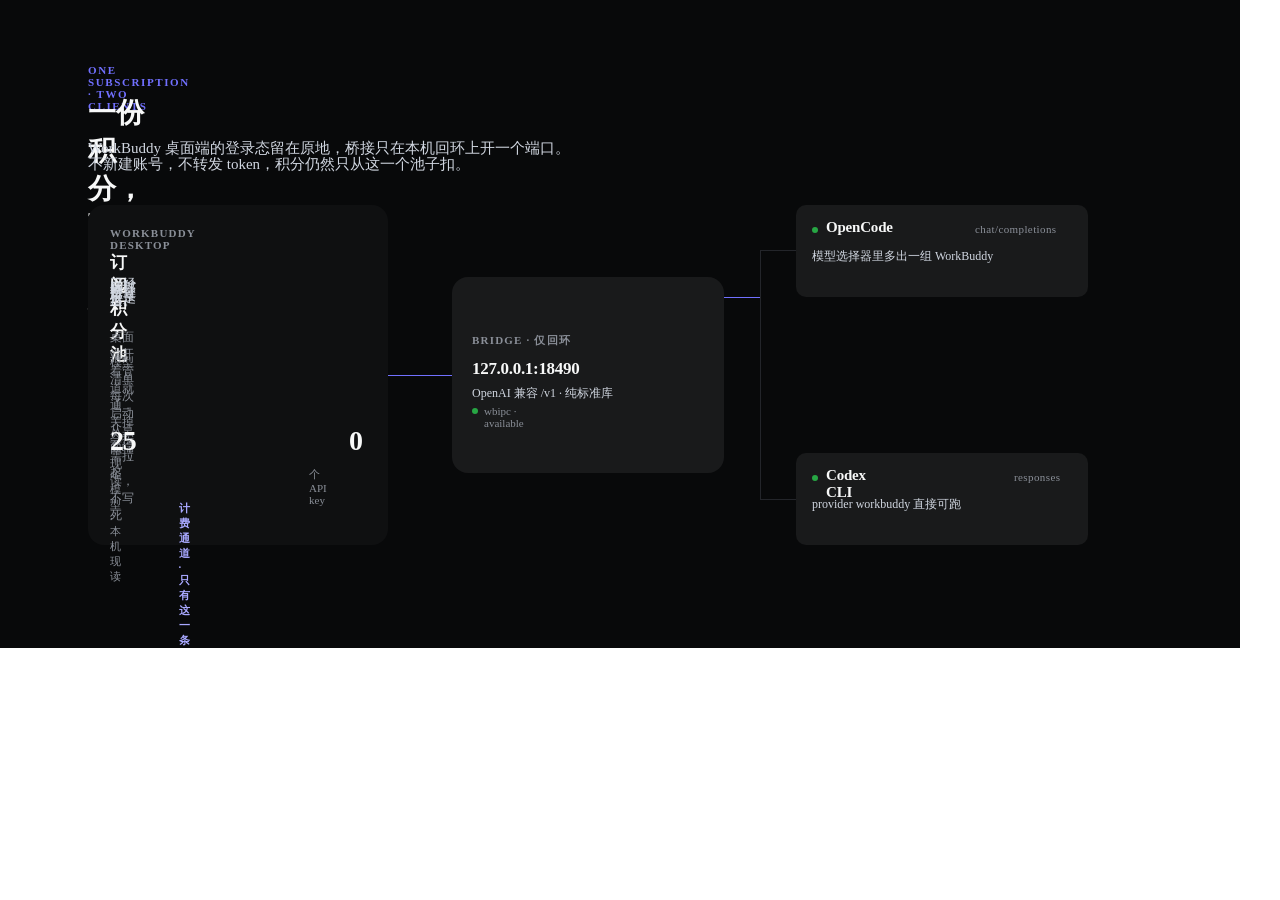
<file: design/handoff/reference/02-architecture.html>
<!doctype html><html><head>
<style>
:root {
  --color-bg: #08090A;
  --color-surface: #0F1011;
  --color-surface-2: #191A1B;
  --color-surface-3: #28282C;
  --color-line: #23252A;
  --color-line-soft: #18191A;
  --color-text-1: #F7F8F8;
  --color-text-2: #D0D6E0;
  --color-text-3: #8A8F98;
  --color-text-4: #62666D;
  --color-brand: #7170FF;
  --color-brand-soft: #5E6AD2;
  --color-brand-dim: #16172B;
  --color-brand-ink: #A8A8FF;
  --color-ok: #27A644;
  --color-warn: #F5A623;
  --color-on-brand: #FFFFFF;
  --color-on-solid: #08090A;
  --spacing-s1: 4px;
  --spacing-s2: 8px;
  --spacing-s3: 12px;
  --spacing-s4: 16px;
  --spacing-s5: 20px;
  --spacing-s6: 24px;
  --spacing-s7: 32px;
  --spacing-s8: 40px;
  --spacing-s9: 48px;
  --spacing-s10: 64px;
  --spacing-s11: 96px;
  --spacing-s12: 128px;
  --radius-sm: 5px;
  --radius-md: 10px;
  --radius-lg: 16px;
  --radius-full: 999px;
  --text-fs1: 11px;
  --text-fs2: 12px;
  --text-fs3: 13px;
  --text-fs4: 15px;
  --text-fs5: 17px;
  --text-fs6: 22px;
  --text-fs7: 28px;
  --text-fs8: 40px;
  --text-fs9: 56px;
  --leading-display: 1.05px;
  --leading-title: 1.15px;
  --leading-body: 1.5px;
}

body{background:var(--color-bg,#0B1119);margin:0}
</style><meta charset="utf-8"><meta name="viewport" content="width=device-width, initial-scale=1"><style>*,*::before,*::after{box-sizing:border-box}html,body{margin:0;padding:0}body{font-family:system-ui,sans-serif;background:#fff}.op-stage{position:relative;width:1240px;height:648px;overflow:hidden;background:transparent}.op-0{color: var(--color-brand); font-family: Inter; font-size: 11px; font-weight: 700; letter-spacing: 1.600000023841858px; white-space: pre-wrap; position: absolute; left: 0px; top: 0px}.op-1{color: var(--color-text-1); font-family: Noto Sans SC; font-size: 28px; font-weight: 700; letter-spacing: -0.4000000059604645px; white-space: pre-wrap; position: absolute; left: 0px; top: 30px}.op-2{width: 700px; color: var(--color-text-2); font-family: Noto Sans SC; font-size: 15px; font-weight: 400; line-height: 1.7000000476837158px; white-space: pre-wrap; position: absolute; left: 0px; top: 84px}.op-3{width: 700px; color: var(--color-text-2); font-family: Noto Sans SC; font-size: 15px; font-weight: 400; line-height: 1.7000000476837158px; white-space: pre-wrap; position: absolute; left: 0px; top: 99.69999694824219px}.op-4{align-self: stretch; display: flex; flex-direction: column; align-items: flex-start; gap: 14px; position: absolute; left: 88px; top: 64px}.op-5{color: var(--color-text-3); font-family: Inter; font-size: 11px; font-weight: 700; letter-spacing: 1.2000000476837158px; white-space: pre-wrap; position: absolute; left: 0px; top: 0px}.op-6{color: var(--color-text-1); font-family: Noto Sans SC; font-size: 17px; font-weight: 700; letter-spacing: -0.20000000298023224px; white-space: pre-wrap; position: absolute; left: 0px; top: 24px}.op-7{color: var(--color-text-2); font-family: Noto Sans SC; font-size: 13px; font-weight: 400; line-height: 1.7000000476837158px; white-space: pre-wrap; position: absolute; left: 0px; top: 56px}.op-8{align-self: stretch; display: flex; flex-direction: column; align-items: flex-start; gap: 8px; position: absolute; left: 22px; top: 22px}.op-9{color: var(--color-text-3); font-family: Noto Sans SC; font-size: 12px; font-weight: 400; white-space: pre-wrap; position: absolute; left: 0px; top: 0px}.op-a{color: var(--color-text-3); font-family: Noto Sans SC; font-size: 12px; font-weight: 400; white-space: pre-wrap; position: absolute; left: 0px; top: 25px}.op-b{align-self: stretch; display: flex; flex-direction: column; align-items: flex-start; gap: 8px; position: absolute; left: 22px; top: 123.5px}.op-c{height: 1px; background-color: var(--color-line); align-self: stretch; position: absolute; left: 0px; top: 0px}.op-d{color: var(--color-text-1); font-family: Inter; font-size: 28px; font-weight: 700; letter-spacing: -1.2000000476837158px; white-space: pre-wrap; position: absolute; left: 0px; top: 0px}.op-e{color: var(--color-text-3); font-family: Noto Sans SC; font-size: 11px; font-weight: 400; white-space: pre-wrap; position: absolute; left: 0px; top: 42px}.op-f{display: flex; flex-direction: column; align-items: flex-start; gap: 2px; position: absolute; left: 0px; top: 0px}.op-g{color: var(--color-text-1); font-family: Inter; font-size: 28px; font-weight: 700; letter-spacing: -1.2000000476837158px; white-space: pre-wrap; position: absolute; left: 40px; top: 0px}.op-h{color: var(--color-text-3); font-family: Noto Sans SC; font-size: 11px; font-weight: 400; white-space: pre-wrap; position: absolute; left: 0px; top: 42px}.op-i{display: flex; flex-direction: column; align-items: flex-end; gap: 2px; position: absolute; left: 199px; top: 0px}.op-j{align-self: stretch; display: flex; justify-content: space-between; align-items: flex-end; position: absolute; left: 0px; top: 13px}.op-k{color: var(--color-brand-ink); font-family: Noto Sans SC; font-size: 11px; font-weight: 700; letter-spacing: 0.4000000059604645px; white-space: pre-wrap; position: absolute; left: 68.5px; top: 6px}.op-l{height: 28px; background-color: var(--color-brand-dim); border-radius: var(--radius-sm); align-self: stretch; display: flex; justify-content: center; align-items: center; position: absolute; left: 0px; top: 83px}.op-m{align-self: stretch; display: flex; flex-direction: column; align-items: flex-start; gap: 12px; position: absolute; left: 22px; top: 207px}.op-n{width: 300px; height: 340px; background-color: var(--color-surface); border-radius: var(--radius-lg); display: flex; flex-direction: column; justify-content: space-between; align-items: flex-start; gap: 16px; padding: 22px; box-sizing: border-box; position: absolute; left: 0px; top: 0px}.op-o{width: 64px; height: 1px; background-color: var(--color-brand); position: absolute; left: 0px; top: 169.5px}.op-p{width: 64px; height: 340px; display: flex; align-items: center; position: absolute; left: 300px; top: 0px}.op-q{color: var(--color-text-3); font-family: Inter; font-size: 11px; font-weight: 700; letter-spacing: 1.2000000476837158px; white-space: pre-wrap; position: absolute; left: 20px; top: 55.650001525878906px}.op-r{color: var(--color-text-1); font-family: Inter; font-size: 17px; font-weight: 700; letter-spacing: -0.30000001192092896px; white-space: pre-wrap; position: absolute; left: 20px; top: 81.6500015258789px}.op-s{color: var(--color-text-2); font-family: Noto Sans SC; font-size: 12px; font-weight: 400; line-height: 1.7000000476837158px; white-space: pre-wrap; position: absolute; left: 20px; top: 115.6500015258789px}.op-t{width: 6px; height: 6px; background-color: var(--color-ok); border-radius: var(--radius-full); position: absolute; left: 0px; top: 3.5px}.op-u{color: var(--color-text-3); font-family: Inter; font-size: 11px; font-weight: 400; white-space: pre-wrap; position: absolute; left: 12px; top: 0px}.op-v{align-self: stretch; display: flex; align-items: center; gap: 6px; position: absolute; left: 20px; top: 127.3499984741211px}.op-w{width: 272px; height: 196px; background-color: var(--color-surface-2); border-radius: var(--radius-lg); display: flex; flex-direction: column; justify-content: center; align-items: flex-start; gap: 10px; padding: 20px; box-sizing: border-box; position: absolute; left: 364px; top: 72px}.op-x{width: 36px; height: 1px; position: absolute; left: 0px; top: 45px}.op-y{width: 36px; height: 1px; background-color: var(--color-line); position: absolute; left: 36px; top: 45px}.op-z{height: 46px; align-self: stretch; display: flex; align-items: flex-end; position: absolute; left: 0px; top: 0px}.op-10{width: 1px; height: 46px; position: absolute; left: 0px; top: 0px}.op-11{width: 36px; height: 1px; background-color: var(--color-brand); position: absolute; left: 0px; top: 46px}.op-12{width: 1px; height: 201px; position: absolute; left: 0px; top: 47px}.op-13{width: 36px; height: 248px; display: flex; flex-direction: column; align-items: flex-start; position: absolute; left: 0px; top: 0px}.op-14{width: 1px; height: 248px; background-color: var(--color-line); position: absolute; left: 36px; top: 0px}.op-15{width: 35px; height: 1px; position: absolute; left: 37px; top: 123.5px}.op-16{height: 248px; align-self: stretch; display: flex; align-items: center; position: absolute; left: 0px; top: 46px}.op-17{width: 36px; height: 1px; position: absolute; left: 0px; top: 0px}.op-18{width: 36px; height: 1px; background-color: var(--color-line); position: absolute; left: 36px; top: 0px}.op-19{height: 46px; align-self: stretch; display: flex; align-items: flex-start; position: absolute; left: 0px; top: 294px}.op-1a{width: 72px; height: 340px; display: flex; flex-direction: column; align-items: flex-start; position: absolute; left: 636px; top: 0px}.op-1b{width: 6px; height: 6px; background-color: var(--color-ok); border-radius: var(--radius-full); position: absolute; left: 0px; top: 7.5px}.op-1c{color: var(--color-text-1); font-family: Inter; font-size: 15px; font-weight: 700; letter-spacing: -0.20000000298023224px; white-space: pre-wrap; position: absolute; left: 14px; top: 0px}.op-1d{display: flex; align-items: center; gap: 8px; position: absolute; left: 0px; top: 0px}.op-1e{color: var(--color-text-3); font-family: Inter; font-size: 11px; font-weight: 400; letter-spacing: 0.4000000059604645px; white-space: pre-wrap; position: absolute; left: 163px; top: 4px}.op-1f{align-self: stretch; display: flex; justify-content: space-between; align-items: center; position: absolute; left: 16px; top: 14px}.op-1g{color: var(--color-text-2); font-family: Noto Sans SC; font-size: 12px; font-weight: 400; white-space: pre-wrap; position: absolute; left: 16px; top: 43px}.op-1h{width: 292px; height: 92px; background-color: var(--color-surface-2); border-radius: var(--radius-md); display: flex; flex-direction: column; align-items: flex-start; gap: 8px; padding-block: 14px; padding-inline: 16px; box-sizing: border-box; position: absolute; left: 0px; top: 0px}.op-1i{width: 6px; height: 6px; background-color: var(--color-ok); border-radius: var(--radius-full); position: absolute; left: 0px; top: 7.5px}.op-1j{color: var(--color-text-1); font-family: Inter; font-size: 15px; font-weight: 700; letter-spacing: -0.20000000298023224px; white-space: pre-wrap; position: absolute; left: 14px; top: 0px}.op-1k{display: flex; align-items: center; gap: 8px; position: absolute; left: 0px; top: 0px}.op-1l{color: var(--color-text-3); font-family: Inter; font-size: 11px; font-weight: 400; letter-spacing: 0.4000000059604645px; white-space: pre-wrap; position: absolute; left: 202px; top: 4px}.op-1m{align-self: stretch; display: flex; justify-content: space-between; align-items: center; position: absolute; left: 16px; top: 14px}.op-1n{color: var(--color-text-2); font-family: Noto Sans SC; font-size: 12px; font-weight: 400; white-space: pre-wrap; position: absolute; left: 16px; top: 43px}.op-1o{width: 292px; height: 92px; background-color: var(--color-surface-2); border-radius: var(--radius-md); display: flex; flex-direction: column; align-items: flex-start; gap: 8px; padding-block: 14px; padding-inline: 16px; box-sizing: border-box; position: absolute; left: 0px; top: 248px}.op-1p{width: 292px; height: 340px; display: flex; flex-direction: column; justify-content: space-between; align-items: flex-start; position: absolute; left: 708px; top: 0px}.op-1q{height: 340px; align-self: stretch; display: flex; align-items: center; position: absolute; left: 88px; top: 205.39999389648438px}.op-1r{width: 1240px; height: 648px; background-color: var(--color-bg); display: flex; flex-direction: column; align-items: flex-start; gap: 40px; padding-top: 64px; padding-right: 88px; padding-bottom: 48px; padding-left: 88px; box-sizing: border-box; position: absolute; left: 0px; top: 0px}</style></head><body><main data-open-pencil-html="standalone" class="op-stage"><div data-open-pencil-node-id="0:5" class="op-1r"><div data-open-pencil-node-id="0:6" class="op-4"><span data-open-pencil-node-id="0:7" class="op-0">ONE SUBSCRIPTION · TWO CLIENTS</span><span data-open-pencil-node-id="0:8" class="op-1">一份积分，两个客户端，一条账单</span><span data-open-pencil-node-id="0:9" class="op-2">WorkBuddy 桌面端的登录态留在原地，桥接只在本机回环上开一个端口。</span><span data-open-pencil-node-id="0:10" class="op-3">不新建账号，不转发 token，积分仍然只从这一个池子扣。</span></div><div data-open-pencil-node-id="0:11" class="op-1q"><div data-open-pencil-node-id="0:12" class="op-n"><div data-open-pencil-node-id="0:13" class="op-8"><span data-open-pencil-node-id="0:14" class="op-5">WORKBUDDY DESKTOP</span><span data-open-pencil-node-id="0:15" class="op-6">订阅积分池</span><span data-open-pencil-node-id="0:16" class="op-7">已经在付的那一份。已登录，桥接只是借道。</span></div><div data-open-pencil-node-id="0:17" class="op-b"><span data-open-pencil-node-id="0:18" class="op-9">桌面端开着管道就通，关掉会按需拉起</span><span data-open-pencil-node-id="0:19" class="op-a">模型清单每次启动从桌面端现读，不写死</span></div><div data-open-pencil-node-id="0:20" class="op-m"><div data-open-pencil-node-id="0:21" class="op-c"></div><div data-open-pencil-node-id="0:22" class="op-j"><div data-open-pencil-node-id="0:23" class="op-f"><span data-open-pencil-node-id="0:24" class="op-d">25</span><span data-open-pencil-node-id="0:25" class="op-e">个模型 · 本机现读</span></div><div data-open-pencil-node-id="0:26" class="op-i"><span data-open-pencil-node-id="0:27" class="op-g">0</span><span data-open-pencil-node-id="0:28" class="op-h">个 API key</span></div></div><div data-open-pencil-node-id="0:29" class="op-l"><span data-open-pencil-node-id="0:30" class="op-k">计费通道 · 只有这一条</span></div></div></div><div data-open-pencil-node-id="0:31" class="op-p"><div data-open-pencil-node-id="0:32" class="op-o"></div></div><div data-open-pencil-node-id="0:33" class="op-w"><span data-open-pencil-node-id="0:34" class="op-q">BRIDGE · 仅回环</span><span data-open-pencil-node-id="0:35" class="op-r">127.0.0.1:18490</span><span data-open-pencil-node-id="0:36" class="op-s">OpenAI 兼容 /v1 · 纯标准库</span><div data-open-pencil-node-id="0:37" class="op-v"><div data-open-pencil-node-id="0:38" class="op-t"></div><span data-open-pencil-node-id="0:39" class="op-u">wbipc · available</span></div></div><div data-open-pencil-node-id="0:40" class="op-1a"><div data-open-pencil-node-id="0:41" class="op-z"><div data-open-pencil-node-id="0:42" class="op-x"></div><div data-open-pencil-node-id="0:43" class="op-y"></div></div><div data-open-pencil-node-id="0:44" class="op-16"><div data-open-pencil-node-id="0:45" class="op-13"><div data-open-pencil-node-id="0:46" class="op-10"></div><div data-open-pencil-node-id="0:47" class="op-11"></div><div data-open-pencil-node-id="0:48" class="op-12"></div></div><div data-open-pencil-node-id="0:49" class="op-14"></div><div data-open-pencil-node-id="0:50" class="op-15"></div></div><div data-open-pencil-node-id="0:51" class="op-19"><div data-open-pencil-node-id="0:52" class="op-17"></div><div data-open-pencil-node-id="0:53" class="op-18"></div></div></div><div data-open-pencil-node-id="0:54" class="op-1p"><div data-open-pencil-node-id="0:55" class="op-1h"><div data-open-pencil-node-id="0:56" class="op-1f"><div data-open-pencil-node-id="0:57" class="op-1d"><div data-open-pencil-node-id="0:58" class="op-1b"></div><span data-open-pencil-node-id="0:59" class="op-1c">OpenCode</span></div><span data-open-pencil-node-id="0:60" class="op-1e">chat/completions</span></div><span data-open-pencil-node-id="0:61" class="op-1g">模型选择器里多出一组 WorkBuddy</span></div><div data-open-pencil-node-id="0:62" class="op-1o"><div data-open-pencil-node-id="0:63" class="op-1m"><div data-open-pencil-node-id="0:64" class="op-1k"><div data-open-pencil-node-id="0:65" class="op-1i"></div><span data-open-pencil-node-id="0:66" class="op-1j">Codex CLI</span></div><span data-open-pencil-node-id="0:67" class="op-1l">responses</span></div><span data-open-pencil-node-id="0:68" class="op-1n">provider workbuddy 直接可跑</span></div></div></div></div></main></body></html>
</file>
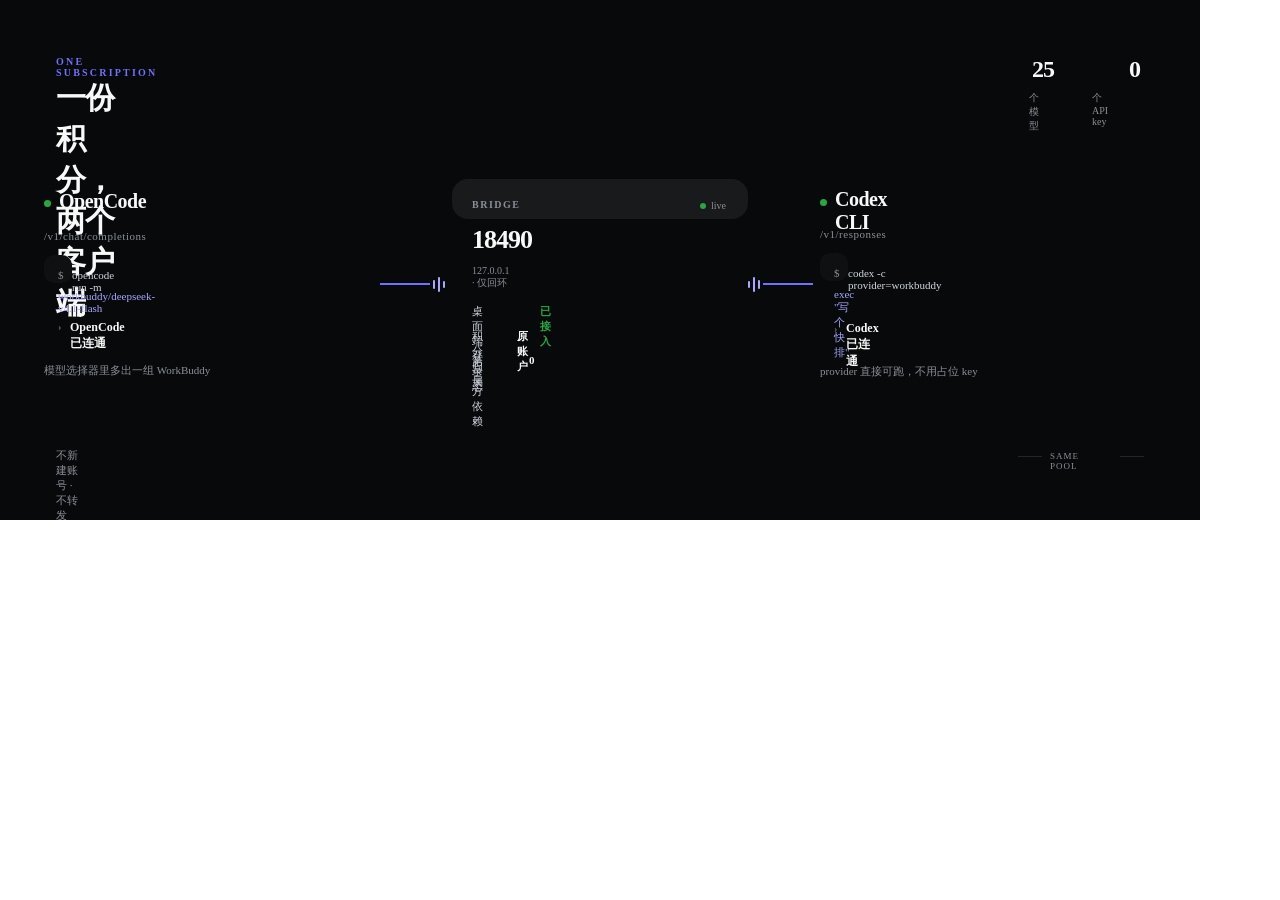
<file: design/handoff/reference/03-hero.html>
<!doctype html><html><head>
<style>
:root {
  --color-bg: #08090A;
  --color-surface: #0F1011;
  --color-surface-2: #191A1B;
  --color-surface-3: #28282C;
  --color-line: #23252A;
  --color-line-soft: #18191A;
  --color-text-1: #F7F8F8;
  --color-text-2: #D0D6E0;
  --color-text-3: #8A8F98;
  --color-text-4: #62666D;
  --color-brand: #7170FF;
  --color-brand-soft: #5E6AD2;
  --color-brand-dim: #16172B;
  --color-brand-ink: #A8A8FF;
  --color-brand-deep: #4B4BD8;
  --color-border-strong: #5E6570;
  --color-ok: #27A644;
  --color-warn: #F5A623;
  --color-on-brand: #FFFFFF;
  --color-on-solid: #08090A;
  --color-semantic-text-primary: var(--color-text-1);
  --color-semantic-text-secondary: var(--color-text-2);
  --color-semantic-text-tertiary: var(--color-text-3);
  --color-semantic-text-link: var(--color-brand-ink);
  --color-semantic-text-on-action: var(--color-on-brand);
  --color-semantic-surface-page: var(--color-bg);
  --color-semantic-surface-card: var(--color-surface);
  --color-semantic-surface-raised: var(--color-surface-2);
  --color-semantic-action-primary: var(--color-brand-deep);
  --color-semantic-border-default: var(--color-line);
  --color-semantic-border-strong: var(--color-border-strong);
  --color-semantic-border-focus: var(--color-brand-ink);
  --spacing-s1: 4px;
  --spacing-s2: 8px;
  --spacing-s3: 12px;
  --spacing-s4: 16px;
  --spacing-s5: 20px;
  --spacing-s6: 24px;
  --spacing-s7: 32px;
  --spacing-s8: 40px;
  --spacing-s9: 48px;
  --spacing-s10: 64px;
  --spacing-s11: 96px;
  --spacing-s12: 128px;
  --radius-sm: 5px;
  --radius-md: 10px;
  --radius-lg: 16px;
  --radius-full: 999px;
  --text-fs1: 11px;
  --text-fs2: 12px;
  --text-fs3: 13px;
  --text-fs4: 15px;
  --text-fs5: 17px;
  --text-fs6: 22px;
  --text-fs7: 28px;
  --text-fs8: 40px;
  --text-fs9: 56px;
  --leading-display: 1.05px;
  --leading-title: 1.15px;
  --leading-body: 1.5px;
  --leading-prose: 1.7px;
  --layout-container: 1200px;
  --layout-nav-h: 56px;
  --layout-tap: 44px;
  --layout-hairline: 1px;
  --layout-dot: 7px;
  --layout-icon-sm: 6px;
  --font-size-web-h1-min: 25px;
  --font-size-web-h1-max: 44px;
  --font-size-web-h2-min: 21px;
  --font-size-web-h2-max: 28px;
  --font-size-web-nav-btn: 13px;
}

body{background:var(--color-bg,#0B1119);margin:0}
</style><meta charset="utf-8"><meta name="viewport" content="width=device-width, initial-scale=1"><style>*,*::before,*::after{box-sizing:border-box}html,body{margin:0;padding:0}body{font-family:system-ui,sans-serif;background:#fff}.op-stage{position:relative;width:1200px;height:520px;overflow:hidden;background:transparent}.op-0{color: var(--color-brand); font-family: Inter; font-size: 10px; font-weight: 700; letter-spacing: 2.200000047683716px; white-space: pre-wrap; position: absolute; left: 0px; top: 0px}.op-1{color: var(--color-text-1); font-family: Noto Sans SC; font-size: 30px; font-weight: 700; letter-spacing: -0.699999988079071px; white-space: pre-wrap; position: absolute; left: 0px; top: 22px}.op-2{display: flex; flex-direction: column; align-items: flex-start; gap: 8px; position: absolute; left: 0px; top: 0px}.op-3{color: var(--color-text-1); font-family: Inter; font-size: 24px; font-weight: 700; letter-spacing: -1px; white-space: pre-wrap; position: absolute; left: 3px; top: 0px}.op-4{color: var(--color-text-3); font-family: Noto Sans SC; font-size: 10px; font-weight: 400; white-space: pre-wrap; position: absolute; left: 0px; top: 35px}.op-5{display: flex; flex-direction: column; align-items: flex-end; gap: 1px; position: absolute; left: 0px; top: 0px}.op-6{color: var(--color-text-1); font-family: Inter; font-size: 24px; font-weight: 700; letter-spacing: -1px; white-space: pre-wrap; position: absolute; left: 37px; top: 0px}.op-7{color: var(--color-text-3); font-family: Noto Sans SC; font-size: 10px; font-weight: 400; white-space: pre-wrap; position: absolute; left: 0px; top: 35px}.op-8{display: flex; flex-direction: column; align-items: flex-end; gap: 1px; position: absolute; left: 63px; top: 0px}.op-9{display: flex; align-items: flex-start; gap: 32px; position: absolute; left: 973px; top: 0px}.op-a{align-self: stretch; display: flex; justify-content: space-between; align-items: flex-start; position: absolute; left: 56px; top: 56px}.op-b{height: 1px; background-color: var(--color-line); align-self: stretch; position: absolute; left: 56px; top: 120px}.op-c{width: 7px; height: 7px; background-color: var(--color-ok); border-radius: var(--radius-full); position: absolute; left: 0px; top: 10.5px}.op-d{color: var(--color-text-1); font-family: Inter; font-size: 20px; font-weight: 700; letter-spacing: -0.5px; white-space: pre-wrap; position: absolute; left: 15px; top: 0px}.op-e{display: flex; align-items: center; gap: 8px; position: absolute; left: 0px; top: 0px}.op-f{color: var(--color-text-3); font-family: Inter; font-size: 11px; font-weight: 400; letter-spacing: 0.5px; white-space: pre-wrap; position: absolute; left: 0px; top: 40px}.op-g{color: var(--color-text-3); font-family: Inter; font-size: 11px; font-weight: 400; white-space: pre-wrap; position: absolute; left: 0px; top: 0px}.op-h{color: var(--color-text-2); font-family: Inter; font-size: 11px; font-weight: 400; white-space: pre-wrap; position: absolute; left: 14px; top: 0px}.op-i{display: flex; align-items: center; gap: 6px; position: absolute; left: 14px; top: 14px}.op-j{color: var(--color-brand-ink); font-family: Inter; font-size: 11px; font-weight: 400; white-space: pre-wrap; position: absolute; left: 14px; top: 35px}.op-k{height: 1px; background-color: var(--color-line); align-self: stretch; position: absolute; left: 14px; top: 56px}.op-l{color: var(--color-text-3); font-family: Noto Sans SC; font-size: 10px; font-weight: 400; white-space: pre-wrap; position: absolute; left: 0px; top: 1.5px}.op-m{color: var(--color-text-1); font-family: Noto Sans SC; font-size: 12px; font-weight: 700; white-space: pre-wrap; position: absolute; left: 12px; top: 0px}.op-n{display: flex; align-items: center; gap: 6px; position: absolute; left: 14px; top: 65px}.op-o{background-color: var(--color-surface); border-radius: var(--radius-md); align-self: stretch; display: flex; flex-direction: column; align-items: flex-start; gap: 8px; padding: 14px; position: absolute; left: 0px; top: 65px}.op-p{color: var(--color-text-3); font-family: Noto Sans SC; font-size: 11px; font-weight: 400; white-space: pre-wrap; position: absolute; left: 0px; top: 173px}.op-q{width: 336px; display: flex; flex-direction: column; align-items: flex-start; gap: 12px; position: absolute; left: -12px; top: 68.5px}.op-r{width: 50px; height: 2px; background-color: var(--color-brand); position: absolute; left: 0px; top: 6.5px}.op-s{width: 2px; height: 9px; background-color: var(--color-brand-ink); border-radius: 1px; position: absolute; left: 53px; top: 3px}.op-t{width: 2px; height: 15px; background-color: var(--color-brand-ink); border-radius: 1px; position: absolute; left: 58px; top: 0px}.op-u{width: 2px; height: 7px; background-color: var(--color-brand-ink); border-radius: 1px; position: absolute; left: 63px; top: 4px}.op-v{align-self: stretch; display: flex; align-items: center; gap: 3px; position: absolute; left: 0px; top: 0px}.op-w{width: 72px; display: flex; flex-direction: column; justify-content: center; align-items: flex-start; position: absolute; left: 324px; top: 155.5px}.op-x{color: var(--color-text-3); font-family: Inter; font-size: 10px; font-weight: 700; letter-spacing: 1.5px; white-space: pre-wrap; position: absolute; left: 0px; top: 0px}.op-y{width: 6px; height: 6px; background-color: var(--color-ok); border-radius: var(--radius-full); position: absolute; left: 0px; top: 3px}.op-z{color: var(--color-text-3); font-family: Inter; font-size: 10px; font-weight: 400; white-space: pre-wrap; position: absolute; left: 11px; top: 0px}.op-10{display: flex; align-items: center; gap: 5px; position: absolute; left: 228px; top: 1px}.op-11{align-self: stretch; display: flex; justify-content: space-between; align-items: center; position: absolute; left: 20px; top: 20px}.op-12{color: var(--color-text-1); font-family: Inter; font-size: 26px; font-weight: 700; letter-spacing: -1px; white-space: pre-wrap; position: absolute; left: 0px; top: 0px}.op-13{color: var(--color-text-3); font-family: Inter; font-size: 10px; font-weight: 400; white-space: pre-wrap; position: absolute; left: 0px; top: 40px}.op-14{align-self: stretch; display: flex; flex-direction: column; align-items: flex-start; gap: 3px; position: absolute; left: 20px; top: 46px}.op-15{height: 1px; background-color: var(--color-line); align-self: stretch; position: absolute; left: 20px; top: 112px}.op-16{color: var(--color-text-2); font-family: Noto Sans SC; font-size: 11px; font-weight: 400; white-space: pre-wrap; position: absolute; left: 0px; top: 0px}.op-17{color: var(--color-ok); font-family: Noto Sans SC; font-size: 11px; font-weight: 700; white-space: pre-wrap; position: absolute; left: 68px; top: 0px}.op-18{display: flex; justify-content: space-between; align-items: center; position: absolute; left: 0px; top: 0px}.op-19{color: var(--color-text-2); font-family: Noto Sans SC; font-size: 11px; font-weight: 400; white-space: pre-wrap; position: absolute; left: 0px; top: 0px}.op-1a{color: var(--color-text-1); font-family: Noto Sans SC; font-size: 11px; font-weight: 700; white-space: pre-wrap; position: absolute; left: 45px; top: 0px}.op-1b{display: flex; justify-content: space-between; align-items: center; position: absolute; left: 0px; top: 25px}.op-1c{color: var(--color-text-2); font-family: Noto Sans SC; font-size: 11px; font-weight: 400; white-space: pre-wrap; position: absolute; left: 0px; top: 0px}.op-1d{color: var(--color-text-1); font-family: Inter; font-size: 11px; font-weight: 700; white-space: pre-wrap; position: absolute; left: 57px; top: 0px}.op-1e{display: flex; justify-content: space-between; align-items: center; position: absolute; left: 0px; top: 50px}.op-1f{align-self: stretch; display: flex; flex-direction: column; align-items: flex-start; gap: 9px; position: absolute; left: 20px; top: 125px}.op-1g{width: 296px; background-color: var(--color-surface-2); border-radius: var(--radius-lg); display: flex; flex-direction: column; align-items: flex-start; gap: 12px; padding: 20px; box-sizing: border-box; position: absolute; left: 396px; top: 57.5px}.op-1h{width: 2px; height: 7px; background-color: var(--color-brand-ink); border-radius: 1px; position: absolute; left: 0px; top: 4px}.op-1i{width: 2px; height: 15px; background-color: var(--color-brand-ink); border-radius: 1px; position: absolute; left: 5px; top: 0px}.op-1j{width: 2px; height: 9px; background-color: var(--color-brand-ink); border-radius: 1px; position: absolute; left: 10px; top: 3px}.op-1k{width: 50px; height: 2px; background-color: var(--color-brand); position: absolute; left: 15px; top: 6.5px}.op-1l{align-self: stretch; display: flex; align-items: center; gap: 3px; position: absolute; left: 0px; top: 0px}.op-1m{width: 72px; display: flex; flex-direction: column; justify-content: center; align-items: flex-start; position: absolute; left: 692px; top: 155.5px}.op-1n{width: 7px; height: 7px; background-color: var(--color-ok); border-radius: var(--radius-full); position: absolute; left: 0px; top: 10.5px}.op-1o{color: var(--color-text-1); font-family: Inter; font-size: 20px; font-weight: 700; letter-spacing: -0.5px; white-space: pre-wrap; position: absolute; left: 15px; top: 0px}.op-1p{display: flex; align-items: center; gap: 8px; position: absolute; left: 0px; top: 0px}.op-1q{color: var(--color-text-3); font-family: Inter; font-size: 11px; font-weight: 400; letter-spacing: 0.5px; white-space: pre-wrap; position: absolute; left: 0px; top: 40px}.op-1r{color: var(--color-text-3); font-family: Inter; font-size: 11px; font-weight: 400; white-space: pre-wrap; position: absolute; left: 0px; top: 0px}.op-1s{color: var(--color-text-2); font-family: Inter; font-size: 11px; font-weight: 400; white-space: pre-wrap; position: absolute; left: 14px; top: 0px}.op-1t{display: flex; align-items: center; gap: 6px; position: absolute; left: 14px; top: 14px}.op-1u{color: var(--color-brand-ink); font-family: Inter; font-size: 11px; font-weight: 400; white-space: pre-wrap; position: absolute; left: 14px; top: 35px}.op-1v{height: 1px; background-color: var(--color-line); align-self: stretch; position: absolute; left: 14px; top: 59px}.op-1w{color: var(--color-text-3); font-family: Noto Sans SC; font-size: 10px; font-weight: 400; white-space: pre-wrap; position: absolute; left: 0px; top: 1.5px}.op-1x{color: var(--color-text-1); font-family: Noto Sans SC; font-size: 12px; font-weight: 700; white-space: pre-wrap; position: absolute; left: 12px; top: 0px}.op-1y{display: flex; align-items: center; gap: 6px; position: absolute; left: 14px; top: 68px}.op-1z{background-color: var(--color-surface); border-radius: var(--radius-md); align-self: stretch; display: flex; flex-direction: column; align-items: flex-start; gap: 8px; padding: 14px; position: absolute; left: 0px; top: 65px}.op-20{color: var(--color-text-3); font-family: Noto Sans SC; font-size: 11px; font-weight: 400; white-space: pre-wrap; position: absolute; left: 0px; top: 176px}.op-21{width: 336px; display: flex; flex-direction: column; align-items: flex-start; gap: 12px; position: absolute; left: 764px; top: 67px}.op-22{height: 326px; align-self: stretch; flex-grow: 1; display: flex; justify-content: center; align-items: center; position: absolute; left: 56px; top: 121px}.op-23{height: 1px; background-color: var(--color-line); align-self: stretch; position: absolute; left: 56px; top: 447px}.op-24{color: var(--color-text-3); font-family: Noto Sans SC; font-size: 11px; font-weight: 400; white-space: pre-wrap; position: absolute; left: 0px; top: 0px}.op-25{width: 24px; height: 1px; background-color: var(--color-line); position: absolute; left: 0px; top: 5px}.op-26{color: var(--color-text-3); font-family: Inter; font-size: 9px; font-weight: 400; letter-spacing: 1px; white-space: pre-wrap; position: absolute; left: 32px; top: 0px}.op-27{width: 24px; height: 1px; background-color: var(--color-line); position: absolute; left: 102px; top: 5px}.op-28{display: flex; align-items: center; gap: 8px; position: absolute; left: 962px; top: 2.5px}.op-29{align-self: stretch; display: flex; justify-content: space-between; align-items: center; position: absolute; left: 56px; top: 448px}.op-2a{width: 1200px; height: 520px; background-color: var(--color-bg); display: flex; flex-direction: column; justify-content: space-between; align-items: flex-start; gap: 24px; padding: 56px; box-sizing: border-box; position: absolute; left: 0px; top: 0px}</style></head><body><main data-open-pencil-html="standalone" class="op-stage"><div data-open-pencil-node-id="0:5" class="op-2a"><div data-open-pencil-node-id="0:6" class="op-a"><div data-open-pencil-node-id="0:7" class="op-2"><span data-open-pencil-node-id="0:8" class="op-0">ONE SUBSCRIPTION</span><span data-open-pencil-node-id="0:9" class="op-1">一份积分，两个客户端</span></div><div data-open-pencil-node-id="0:10" class="op-9"><div data-open-pencil-node-id="0:11" class="op-5"><span data-open-pencil-node-id="0:12" class="op-3">25</span><span data-open-pencil-node-id="0:13" class="op-4">个模型</span></div><div data-open-pencil-node-id="0:14" class="op-8"><span data-open-pencil-node-id="0:15" class="op-6">0</span><span data-open-pencil-node-id="0:16" class="op-7">个 API key</span></div></div></div><div data-open-pencil-node-id="0:17" class="op-b"></div><div data-open-pencil-node-id="0:18" class="op-22"><div data-open-pencil-node-id="0:19" class="op-q"><div data-open-pencil-node-id="0:20" class="op-e"><div data-open-pencil-node-id="0:21" class="op-c"></div><span data-open-pencil-node-id="0:22" class="op-d">OpenCode</span></div><span data-open-pencil-node-id="0:23" class="op-f">/v1/chat/completions</span><div data-open-pencil-node-id="0:24" class="op-o"><div data-open-pencil-node-id="0:25" class="op-i"><span data-open-pencil-node-id="0:26" class="op-g">$</span><span data-open-pencil-node-id="0:27" class="op-h">opencode run -m</span></div><span data-open-pencil-node-id="0:28" class="op-j">workbuddy/deepseek-v4.1-flash</span><div data-open-pencil-node-id="0:29" class="op-k"></div><div data-open-pencil-node-id="0:30" class="op-n"><span data-open-pencil-node-id="0:31" class="op-l">›</span><span data-open-pencil-node-id="0:32" class="op-m">OpenCode 已连通</span></div></div><span data-open-pencil-node-id="0:33" class="op-p">模型选择器里多出一组 WorkBuddy</span></div><div data-open-pencil-node-id="0:34" class="op-w"><div data-open-pencil-node-id="0:35" class="op-v"><div data-open-pencil-node-id="0:36" class="op-r"></div><div data-open-pencil-node-id="0:37" class="op-s"></div><div data-open-pencil-node-id="0:38" class="op-t"></div><div data-open-pencil-node-id="0:39" class="op-u"></div></div></div><div data-open-pencil-node-id="0:40" class="op-1g"><div data-open-pencil-node-id="0:41" class="op-11"><span data-open-pencil-node-id="0:42" class="op-x">BRIDGE</span><div data-open-pencil-node-id="0:43" class="op-10"><div data-open-pencil-node-id="0:44" class="op-y"></div><span data-open-pencil-node-id="0:45" class="op-z">live</span></div></div><div data-open-pencil-node-id="0:46" class="op-14"><span data-open-pencil-node-id="0:47" class="op-12">18490</span><span data-open-pencil-node-id="0:48" class="op-13">127.0.0.1 · 仅回环</span></div><div data-open-pencil-node-id="0:49" class="op-15"></div><div data-open-pencil-node-id="0:50" class="op-1f"><div data-open-pencil-node-id="0:51" class="op-18"><span data-open-pencil-node-id="0:52" class="op-16">桌面端登录态</span><span data-open-pencil-node-id="0:53" class="op-17">已接入</span></div><div data-open-pencil-node-id="0:54" class="op-1b"><span data-open-pencil-node-id="0:55" class="op-19">积分归属</span><span data-open-pencil-node-id="0:56" class="op-1a">原账户</span></div><div data-open-pencil-node-id="0:57" class="op-1e"><span data-open-pencil-node-id="0:58" class="op-1c">第三方依赖</span><span data-open-pencil-node-id="0:59" class="op-1d">0</span></div></div></div><div data-open-pencil-node-id="0:60" class="op-1m"><div data-open-pencil-node-id="0:61" class="op-1l"><div data-open-pencil-node-id="0:62" class="op-1h"></div><div data-open-pencil-node-id="0:63" class="op-1i"></div><div data-open-pencil-node-id="0:64" class="op-1j"></div><div data-open-pencil-node-id="0:65" class="op-1k"></div></div></div><div data-open-pencil-node-id="0:66" class="op-21"><div data-open-pencil-node-id="0:67" class="op-1p"><div data-open-pencil-node-id="0:68" class="op-1n"></div><span data-open-pencil-node-id="0:69" class="op-1o">Codex CLI</span></div><span data-open-pencil-node-id="0:70" class="op-1q">/v1/responses</span><div data-open-pencil-node-id="0:71" class="op-1z"><div data-open-pencil-node-id="0:72" class="op-1t"><span data-open-pencil-node-id="0:73" class="op-1r">$</span><span data-open-pencil-node-id="0:74" class="op-1s">codex -c provider=workbuddy</span></div><span data-open-pencil-node-id="0:75" class="op-1u">exec "写个快排"</span><div data-open-pencil-node-id="0:76" class="op-1v"></div><div data-open-pencil-node-id="0:77" class="op-1y"><span data-open-pencil-node-id="0:78" class="op-1w">›</span><span data-open-pencil-node-id="0:79" class="op-1x">Codex 已连通</span></div></div><span data-open-pencil-node-id="0:80" class="op-20">provider 直接可跑，不用占位 key</span></div></div><div data-open-pencil-node-id="0:81" class="op-23"></div><div data-open-pencil-node-id="0:82" class="op-29"><span data-open-pencil-node-id="0:83" class="op-24">不新建账号 · 不转发 token · 一条计费通道</span><div data-open-pencil-node-id="0:84" class="op-28"><div data-open-pencil-node-id="0:85" class="op-25"></div><span data-open-pencil-node-id="0:86" class="op-26">SAME POOL</span><div data-open-pencil-node-id="0:87" class="op-27"></div></div></div></div></main></body></html>
</file>
